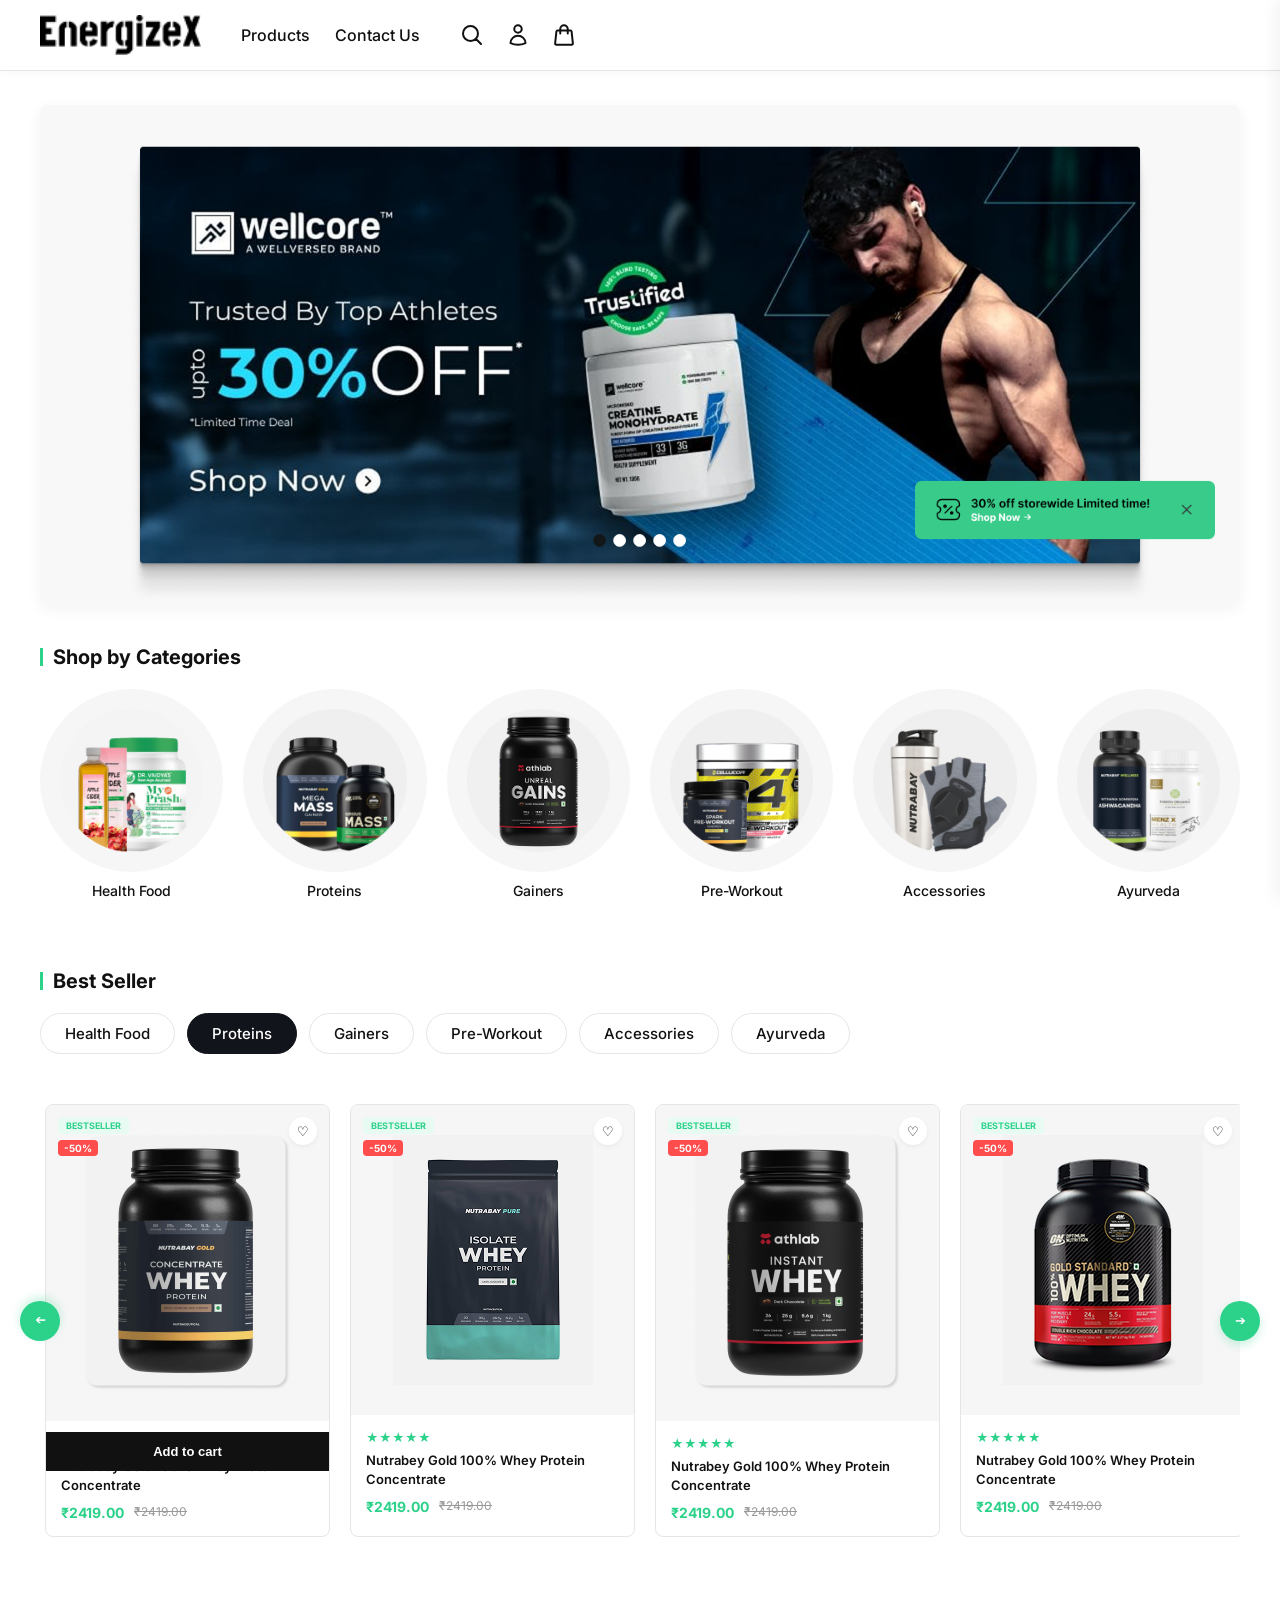
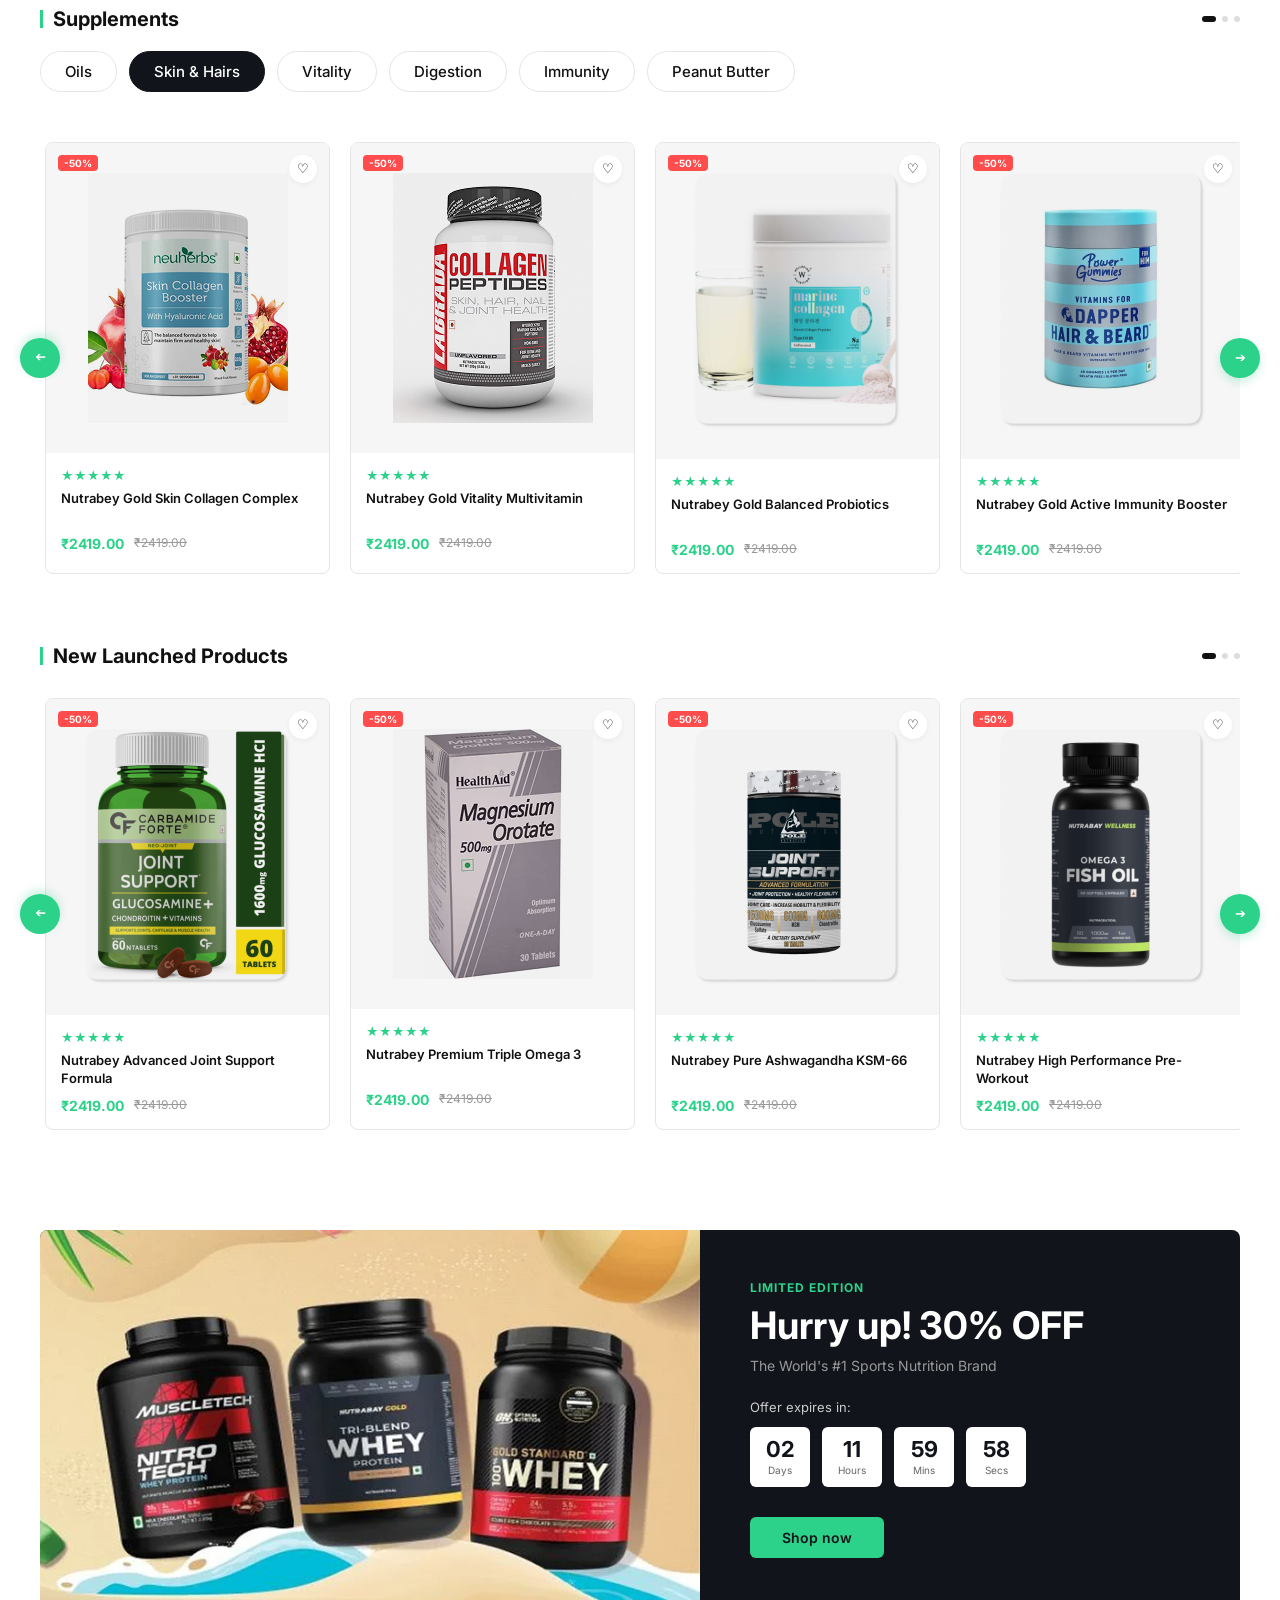
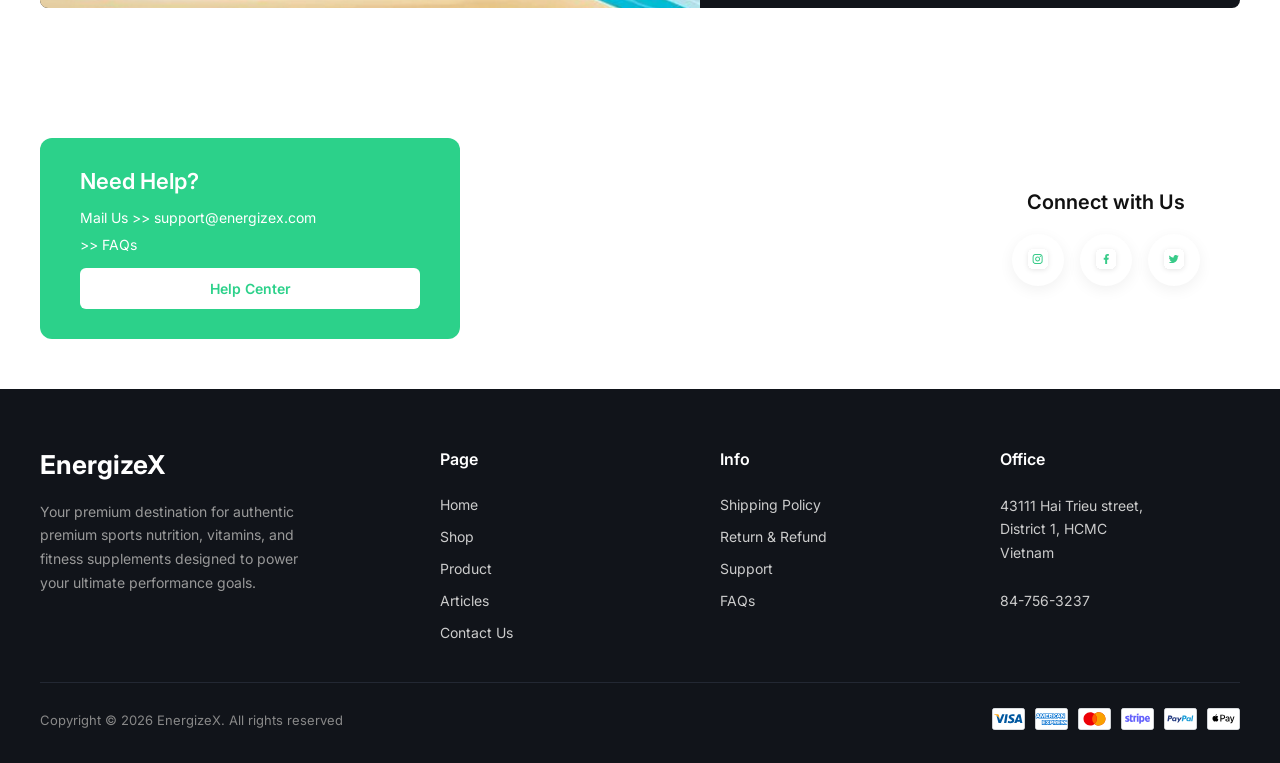
<file: index.html>
<!DOCTYPE html>
<html lang="en">
<head>
    <meta charset="UTF-8">
    <meta name="viewport" content="width=device-width, initial-scale=1.0">
    <title>EnergizeX — Online Sports Nutrition Store</title>
    <link rel="preconnect" href="https://fonts.googleapis.com">
    <link rel="preconnect" href="https://fonts.gstatic.com" crossorigin>
    <link href="https://fonts.googleapis.com/css2?family=Inter:wght=400;500;600;700&amp;display=swap" rel="stylesheet">
    <link rel="stylesheet" href="style.css">
</head>
<body>

   <header class="site-header">
    <div class="container header-inner">
        
        <div class="header-left-side">
            <a href="#" class="logo" aria-label="EnergizeX Home">
                <img src="image/logo.png" alt="EnergizeX Logo" class="logo-img">
            </a>
            
    <nav class="nav-menu desktop-menu" aria-label="Main navigation">
    <a href="#" class="nav-item dropdown">Products</a>
    <a href="#" class="nav-item">Contact Us</a>
</nav>
        
        <div class="header-actions">
            <button type="button" class="action-btn search-btn" aria-label="Search">
                <svg xmlns="http://www.w3.org/2000/svg" fill="none" viewBox="0 0 24 24" stroke-width="2" stroke="currentColor">
                    <path stroke-linecap="round" stroke-linejoin="round" d="M21 21l-5.197-5.197m0 0A7.5 7.5 0 105.196 5.196a7.5 7.5 0 0010.607 10.607z" />
                </svg>
            </button>
            
            <a href="/login" class="action-btn account-link" aria-label="Login">
                <svg xmlns="http://www.w3.org/2000/svg" fill="none" viewBox="0 0 24 24" stroke-width="2" stroke="currentColor">
                    <path stroke-linecap="round" stroke-linejoin="round" d="M15.75 6a3.75 3.75 0 11-7.5 0 3.75 3.75 0 017.5 0zM4.501 20.118a7.5 7.5 0 0114.998 0A17.933 17.933 0 0112 21.75c-2.676 0-5.216-.584-7.499-1.632z" />
                </svg>
            </a>
            
            <a href="/cart" class="action-btn cart-icon" aria-label="Shopping Cart">
                <svg xmlns="http://www.w3.org/2000/svg" fill="none" viewBox="0 0 24 24" stroke-width="2" stroke="currentColor">
                    <path stroke-linecap="round" stroke-linejoin="round" d="M15.75 10.5V6a3.75 3.75 0 10-7.5 0v4.5m11.356-1.993l1.263 12c.07.665-.45 1.243-1.119 1.243H4.25a1.125 1.125 0 01-1.12-1.243l1.264-12A1.125 1.125 0 015.513 7.5h12.974c.576 0 1.059.435 1.119 1.007z" />
                </svg>
            </a>

            <button type="button" class="burger-menu-btn" aria-label="Toggle menu" id="burgerBtn">
                <span></span>
                <span></span>
                <span></span>
            </button>
        </div>

    </div>

    <div class="mobile-menu-overlay" id="mobileMenu">
        <nav class="mobile-nav">
            <a href="#" class="mobile-nav-item">Products</a>
            <a href="#" class="mobile-nav-item">Contact Us</a>
        </nav>
    </div>
</header>

    <section class="hero-section" aria-label="Featured Promotion">
        <div class="container">
            <a href="#" class="hero-banner-link">
                <img src="image/hero-product.png" alt="Wellcore Creatine. Trusted by top athletes. Upto 30% OFF" class="hero-static-banner">
            </a>
        </div>
    </section>

    <section class="categories-section" aria-labelledby="categories-title">
        <div class="container">
            <h2 class="section-title" id="categories-title">Shop by Categories</h2>
            <div class="categories-grid">
                <div class="category-item">
                    <div class="category-img-wrapper"><img src="image/cat1.png" alt="Health Food supplements"></div>
                    <p class="category-name">Health Food</p>
                </div>
                <div class="category-item">
                    <div class="category-img-wrapper"><img src="image/cat2.png" alt="Protein powders"></div>
                    <p class="category-name">Proteins</p>
                </div>
                <div class="category-item">
                    <div class="category-img-wrapper"><img src="image/cat3.png" alt="Mass gainers"></div>
                    <p class="category-name">Gainers</p>
                </div>
                <div class="category-item">
                    <div class="category-img-wrapper"><img src="image/cat4.png" alt="Pre-Workout formulas"></div>
                    <p class="category-name">Pre-Workout</p>
                </div>
                <div class="category-item">
                    <div class="category-img-wrapper"><img src="image/cat5.png" alt="Fitness accessories"></div>
                    <p class="category-name">Accessories</p>
                </div>
                <div class="category-item">
                    <div class="category-img-wrapper"><img src="image/cat6.png" alt="Ayurvedic products"></div>
                    <p class="category-name">Ayurveda</p>
                </div>
            </div>
        </div>
    </section>

    <section class="products-section" id="slider-bestseller" aria-labelledby="bestseller-title">
        <div class="container">
            <div class="section-header-flex">
                <h2 class="section-title" id="bestseller-title">Best Seller</h2>
            </div>

            <div class="tags-tabs">
                <button class="tag-tab js-tag-tab">Health Food</button>
                <button class="tag-tab active js-tag-tab">Proteins</button>
                <button class="tag-tab js-tag-tab">Gainers</button>
                <button class="tag-tab js-tag-tab">Pre-Workout</button>
                <button class="tag-tab js-tag-tab">Accessories</button>
                <button class="tag-tab js-tag-tab">Ayurveda</button>
            </div>

            <div class="slider-outer-wrapper">
                <button class="side-arrow-nav prev js-prev-btn" aria-label="Previous products">➔</button>
                <div class="slider-container-track js-slider-track">
                    <div class="products-grid">
                        <div class="product-card">
                            <div class="card-image-box">
                                <span class="badge-bestseller">BESTSELLER</span>
                                <span class="badge-discount-tag">-50%</span>
                                <button class="wishlist-icon" aria-label="Add to wishlist">♡</button>
                                <img src="image/product1.png" alt="Nutrabey Gold 100% Whey Protein Concentrate">
                                <button class="add-to-cart-btn">Add to cart</button>
                            </div>
                            <div class="card-info">
                                <div class="stars" aria-label="5 out of 5 stars">★★★★★</div>
                                <h3 class="product-title"><a href="#">Nutrabey Gold 100% Whey Protein Concentrate</a></h3>
                                <div class="price-block">
                                    <span class="current-price">₹2419.00</span>
                                    <span class="old-price">₹2419.00</span>
                                </div>
                            </div>
                        </div>
                        <div class="product-card">
                            <div class="card-image-box">
                                <span class="badge-bestseller">BESTSELLER</span>
                                <span class="badge-discount-tag">-50%</span>
                                <button class="wishlist-icon" aria-label="Add to wishlist">♡</button>
                                <img src="image/product2.png" alt="Nutrabey Gold Isolate Whey">
                            </div>
                            <div class="card-info">
                                <div class="stars" aria-label="5 out of 5 stars">★★★★★</div>
                                <h3 class="product-title"><a href="#">Nutrabey Gold 100% Whey Protein Concentrate</a></h3>
                                <div class="price-block">
                                    <span class="current-price">₹2419.00</span>
                                    <span class="old-price">₹2419.00</span>
                                </div>
                            </div>
                        </div>
                        <div class="product-card">
                            <div class="card-image-box">
                                <span class="badge-bestseller">BESTSELLER</span>
                                <span class="badge-discount-tag">-50%</span>
                                <button class="wishlist-icon" aria-label="Add to wishlist">♡</button>
                                <img src="image/product3.png" alt="Nutrabey Gold Instant Whey">
                            </div>
                            <div class="card-info">
                                <div class="stars" aria-label="5 out of 5 stars">★★★★★</div>
                                <h3 class="product-title"><a href="#">Nutrabey Gold 100% Whey Protein Concentrate</a></h3>
                                <div class="price-block">
                                    <span class="current-price">₹2419.00</span>
                                    <span class="old-price">₹2419.00</span>
                                </div>
                            </div>
                        </div>
                        <div class="product-card">
                            <div class="card-image-box">
                                <span class="badge-bestseller">BESTSELLER</span>
                                <span class="badge-discount-tag">-50%</span>
                                <button class="wishlist-icon" aria-label="Add to wishlist">♡</button>
                                <img src="image/product4.png" alt="Nutrabey Gold Whey Protein Standard">
                            </div>
                            <div class="card-info">
                                <div class="stars" aria-label="5 out of 5 stars">★★★★★</div>
                                <h3 class="product-title"><a href="#">Nutrabey Gold 100% Whey Protein Concentrate</a></h3>
                                <div class="price-block">
                                    <span class="current-price">₹2419.00</span>
                                    <span class="old-price">₹2419.00</span>
                                </div>
                            </div>
                        </div>
                    </div>
                </div>
                <button class="side-arrow-nav next js-next-btn" aria-label="Next products">➔</button>
            </div>
        </div>
    </section>

    <section class="products-section" id="slider-supplements" aria-labelledby="supplements-title">
        <div class="container">
            <div class="section-header-flex">
                <h2 class="section-title" id="supplements-title">Supplements</h2>
                <div class="slider-header-controls">
                    <div class="mini-dots"><span class="m-dot active"></span><span class="m-dot"></span><span class="m-dot"></span></div>
                </div>
            </div>

            <div class="tags-tabs">
                <button class="tag-tab js-tag-tab">Oils</button>
                <button class="tag-tab active js-tag-tab">Skin &amp; Hairs</button>
                <button class="tag-tab js-tag-tab">Vitality</button>
                <button class="tag-tab js-tag-tab">Digestion</button>
                <button class="tag-tab js-tag-tab">Immunity</button>
                <button class="tag-tab js-tag-tab">Peanut Butter</button>
            </div>

            <div class="slider-outer-wrapper">
                <button class="side-arrow-nav prev js-prev-btn" aria-label="Previous supplements">➔</button> 
                <div class="slider-container-track js-slider-track">
                    <div class="products-grid">
                        <div class="product-card">
                            <div class="card-image-box">
                                <span class="badge-discount-tag">-50%</span>
                                <button class="wishlist-icon" aria-label="Add to wishlist">♡</button>
                                <img src="image/supp1.png" alt="Nutrabey Skin Collagen Complex">
                            </div>
                            <div class="card-info">
                                <div class="stars" aria-label="5 out of 5 stars">★★★★★</div>
                                <h3 class="product-title"><a href="#">Nutrabey Gold Skin Collagen Complex</a></h3>
                                <div class="price-block"><span class="current-price">₹2419.00</span><span class="old-price">₹2419.00</span></div>
                            </div>
                        </div>
                        <div class="product-card">
                            <div class="card-image-box">
                                <span class="badge-discount-tag">-50%</span>
                                <button class="wishlist-icon" aria-label="Add to wishlist">♡</button>
                                <img src="image/supp2.png" alt="Nutrabey Vitality Support">
                            </div>
                            <div class="card-info">
                                <div class="stars" aria-label="5 out of 5 stars">★★★★★</div>
                                <h3 class="product-title"><a href="#">Nutrabey Gold Vitality Multivitamin</a></h3>
                                <div class="price-block"><span class="current-price">₹2419.00</span><span class="old-price">₹2419.00</span></div>
                            </div>
                        </div>
                        <div class="product-card">
                            <div class="card-image-box">
                                <span class="badge-discount-tag">-50%</span>
                                <button class="wishlist-icon" aria-label="Add to wishlist">♡</button>
                                <img src="image/supp3.png" alt="Nutrabey Digestion Probiotic">
                            </div>
                            <div class="card-info">
                                <div class="stars" aria-label="5 out of 5 stars">★★★★★</div>
                                <h3 class="product-title"><a href="#">Nutrabey Gold Balanced Probiotics</a></h3>
                                <div class="price-block"><span class="current-price">₹2419.00</span><span class="old-price">₹2419.00</span></div>
                            </div>
                        </div>
                        <div class="product-card">
                            <div class="card-image-box">
                                <span class="badge-discount-tag">-50%</span>
                                <button class="wishlist-icon" aria-label="Add to wishlist">♡</button>
                                <img src="image/supp4.png" alt="Nutrabey Immunity Booster">
                            </div>
                            <div class="card-info">
                                <div class="stars" aria-label="5 out of 5 stars">★★★★★</div>
                                <h3 class="product-title"><a href="#">Nutrabey Gold Active Immunity Booster</a></h3>
                                <div class="price-block"><span class="current-price">₹2419.00</span><span class="old-price">₹2419.00</span></div>
                            </div>
                        </div>
                    </div>
                </div>
                <button class="side-arrow-nav next js-next-btn" aria-label="Next supplements">➔</button>
            </div>
        </div>
    </section>

    <section class="products-section" id="slider-new-launched" aria-labelledby="new-launched-title">
        <div class="container">
            <div class="section-header-flex">
                <h2 class="section-title" id="new-launched-title">New Launched Products</h2>
                <div class="slider-header-controls">
                    <div class="mini-dots"><span class="m-dot active"></span><span class="m-dot"></span><span class="m-dot"></span></div>
                </div>
            </div>

            <div class="slider-outer-wrapper">
                <button class="side-arrow-nav prev js-prev-btn" aria-label="Previous new products">➔</button>
                <div class="slider-container-track js-slider-track">
                    <div class="products-grid">
                        <div class="product-card">
                            <div class="card-image-box">
                                <span class="badge-discount-tag">-50%</span>
                                <button class="wishlist-icon" aria-label="Add to wishlist">♡</button>
                                <img src="image/new1.png" alt="Nutrabey Joint Support formula">
                            </div>
                            <div class="card-info">
                                <div class="stars" aria-label="5 out of 5 stars">★★★★★</div>
                                <h3 class="product-title"><a href="#">Nutrabey Advanced Joint Support Formula</a></h3>
                                <div class="price-block"><span class="current-price">₹2419.00</span><span class="old-price">₹2419.00</span></div>
                            </div>
                        </div>
                        <div class="product-card">
                            <div class="card-image-box">
                                <span class="badge-discount-tag">-50%</span>
                                <button class="wishlist-icon" aria-label="Add to wishlist">♡</button>
                                <img src="image/new2.png" alt="Nutrabey Omega 3 Fish Oil">
                            </div>
                            <div class="card-info">
                                <div class="stars" aria-label="5 out of 5 stars">★★★★★</div>
                                <h3 class="product-title"><a href="#">Nutrabey Premium Triple Omega 3</a></h3>
                                <div class="price-block"><span class="current-price">₹2419.00</span><span class="old-price">₹2419.00</span></div>
                            </div>
                        </div>
                        <div class="product-card">
                            <div class="card-image-box">
                                <span class="badge-discount-tag">-50%</span>
                                <button class="wishlist-icon" aria-label="Add to wishlist">♡</button>
                                <img src="image/new3.png" alt="Nutrabey Ashwagandha Extracts">
                            </div>
                            <div class="card-info">
                                <div class="stars" aria-label="5 out of 5 stars">★★★★★</div>
                                <h3 class="product-title"><a href="#">Nutrabey Pure Ashwagandha KSM-66</a></h3>
                                <div class="price-block"><span class="current-price">₹2419.00</span><span class="old-price">₹2419.00</span></div>
                            </div>
                        </div>
                        <div class="product-card">
                            <div class="card-image-box">
                                <span class="badge-discount-tag">-50%</span>
                                <button class="wishlist-icon" aria-label="Add to wishlist">♡</button>
                                <img src="image/new4.png" alt="Nutrabey Pre-Workout Powder">
                            </div>
                            <div class="card-info">
                                <div class="stars" aria-label="5 out of 5 stars">★★★★★</div>
                                <h3 class="product-title"><a href="#">Nutrabey High Performance Pre-Workout</a></h3>
                                <div class="price-block"><span class="current-price">₹2419.00</span><span class="old-price">₹2419.00</span></div>
                            </div>
                        </div>
                    </div>
                </div>
                <button class="side-arrow-nav next js-next-btn" aria-label="Next new products">➔</button>
            </div>
        </div>
    </section>

    <section class="promo-timer-section" aria-label="Limited edition offer">
        <div class="container">
            <div class="timer-banner">
                <div class="timer-graphic-side">
                   <div class="promo-products-images">
    <img src="image/promo-full-bg.png" class="promo-full-bg" alt="Promo Pack">
</div>
                </div>
                <div class="timer-content-side">
                    <span class="limited-edition-label">Limited Edition</span>
                    <h2 class="timer-promo-title">Hurry up! 30% OFF</h2>
                    <p class="timer-promo-subtitle">The World's #1 Sports Nutrition Brand</p>
                    <p class="expires-text">Offer expires in:</p>
                    <div class="countdown-display">
                        <div class="countdown-box"><span class="time-num" id="days">02</span><span class="time-label">Days</span></div>
                        <div class="countdown-box"><span class="time-num" id="hours">12</span><span class="time-label">Hours</span></div>
                        <div class="countdown-box"><span class="time-num" id="minutes">45</span><span class="time-label">Mins</span></div>
                        <div class="countdown-box"><span class="time-num" id="seconds">05</span><span class="time-label">Secs</span></div>
                    </div>
                    <a href="#" class="btn-shop-now">Shop now</a>
                </div>
            </div>
        </div>
    </section>

    <div class="container">
        <section class="pre-footer" aria-label="Support and Social links">
            <div class="help-card">
                <h3>Need Help?</h3>
                <div class="help-links">
                    <a href="mailto:support@energizex.com">Mail Us &gt;&gt; support@energizex.com</a>
                    <a href="#">&gt;&gt; FAQs</a>
                </div>
                <a href="#" class="btn-help-center">Help Center</a>
            </div>

            <div class="connect-side">
                <h4 class="connect-title">Connect with Us</h4>
                <ul class="social-icons-row">
                    <li><a href="#" class="social-icon-item"><img src="image/icon-instagram.svg" alt="EnergizeX Instagram"></a></li>
                    <li><a href="#" class="social-icon-item"><img src="image/icon-facebook.svg" alt="EnergizeX Facebook"></a></li>
                    <li><a href="#" class="social-icon-item"><img src="image/icon-twitter.svg" alt="EnergizeX Twitter"></a></li>
                </ul>
            </div>
        </section>
    </div>

    <footer class="site-footer">
        <div class="container">
            <div class="footer-top-grid">
                <div class="footer-brand-col">
                    <h2>EnergizeX</h2>
                    <p>Your premium destination for authentic premium sports nutrition, vitamins, and fitness supplements designed to power your ultimate performance goals.</p>
                </div>
                
                <nav class="footer-links-col" aria-label="Footer Quick Links">
                    <h4>Page</h4>
                    <ul class="footer-links-list">
                        <li><a href="#">Home</a></li>
                        <li><a href="#">Shop</a></li>
                        <li><a href="#">Product</a></li>
                        <li><a href="#">Articles</a></li>
                        <li><a href="#">Contact Us</a></li>
                    </ul>
                </nav>
                
                <nav class="footer-links-col" aria-label="Footer Information">
                    <h4>Info</h4>
                    <ul class="footer-links-list">
                        <li><a href="#">Shipping Policy</a></li>
                        <li><a href="#">Return &amp; Refund</a></li>
                        <li><a href="#">Support</a></li>
                        <li><a href="#">FAQs</a></li>
                    </ul>
                </nav>
                
                <div class="footer-links-col">
                    <h4>Office</h4>
                    <address class="footer-office-text">
                        43111 Hai Trieu street,<br>
                        District 1, HCMC<br>
                        Vietnam<br><br>
                        <a href="tel:+847563237">84-756-3237</a>
                    </address>
                </div>
            </div>
            
            <hr class="footer-divider">
            
            <div class="footer-bottom-bar">
                <p class="copyright-text">Copyright © 2026 EnergizeX. All rights reserved</p>
                <ul class="payment-methods" aria-label="Accepted Payment Methods">
                    <li><img src="image/visa.svg" alt="Visa"></li>
                    <li><img src="image/amex.svg" alt="American Express"></li>
                    <li><img src="image/mastercard.svg" alt="Mastercard"></li>
                    <li><img src="image/stripe.svg" alt="Stripe"></li>
                    <li><img src="image/paypal.svg" alt="PayPal"></li>
                    <li><img src="image/applepay.svg" alt="Apple Pay"></li>
                </ul>
            </div>
        </div>
    </footer>

    <script>
        function initSlider(sliderId) {
            const container = document.getElementById(sliderId);
            if (!container) return;

            const track = container.querySelector('.js-slider-track');
            const wrapper = container.querySelector('.slider-outer-wrapper');
            if (!wrapper || !track) return;

            const prevBtn = wrapper.querySelector('.js-prev-btn');
            const nextBtn = wrapper.querySelector('.js-next-btn');
            const dots = container.querySelectorAll('.m-dot');

            const getScrollStep = () => {
                const card = track.querySelector('.product-card');
                if (!card) return 300;
                const grid = track.querySelector('.products-grid');
                const style = window.getComputedStyle(grid || track);
                const gap = parseInt(style.gap) || 20;
                return card.offsetWidth + gap;
            };

            if (nextBtn) {
                nextBtn.onclick = () => {
                    track.scrollBy({ left: getScrollStep(), behavior: 'smooth' });
                };
            }

            if (prevBtn) {
                prevBtn.onclick = () => {
                    track.scrollBy({ left: -getScrollStep(), behavior: 'smooth' });
                };
            }

            if (dots.length > 0) {
                track.addEventListener('scroll', () => {
                    const maxScrollLeft = track.scrollWidth - track.clientWidth;
                    if (maxScrollLeft <= 0) return;
                    const percentage = track.scrollLeft / maxScrollLeft;
                    const activeIndex = Math.min(Math.floor(percentage * dots.length), dots.length - 1);
                    
                    dots.forEach((dot, index) => {
                        dot.classList.toggle('active', index === activeIndex);
                    });
                });
            }

            const tabs = container.querySelectorAll('.js-tag-tab');
            tabs.forEach(tab => {
                tab.addEventListener('click', () => {
                    tabs.forEach(t => t.classList.remove('active'));
                    tab.classList.add('active');
                });
            });
        }

        document.addEventListener('DOMContentLoaded', () => {
            initSlider('slider-bestseller');
            initSlider('slider-supplements');
            initSlider('slider-new-launched');

            const countdownDate = new Date().getTime() + (2 * 24 * 60 * 60 * 1000) + (12 * 60 * 60 * 1000);

            const updateTimer = () => {
                const now = new Date().getTime();
                const distance = countdownDate - now;

                if (distance < 0) {
                    clearInterval(timerInterval);
                    return;
                }

                const d = Math.floor(distance / (1000 * 60 * 60 * 24));
                const h = Math.floor((distance % (1000 * 60 * 60 * 24)) / (1000 * 60 * 60));
                const m = Math.floor((distance % (1000 * 60 * 60)) / (1000 * 60));
                const s = Math.floor((distance % (1000 * 60)) / 1000);

                const daysElem = document.getElementById('days');
                const hoursElem = document.getElementById('hours');
                const minutesElem = document.getElementById('minutes');
                const secondsElem = document.getElementById('seconds');

                if (daysElem) daysElem.textContent = String(d).padStart(2, '0');
                if (hoursElem) hoursElem.textContent = String(h).padStart(2, '0');
                if (minutesElem) minutesElem.textContent = String(m).padStart(2, '0');
                if (secondsElem) secondsElem.textContent = String(s).padStart(2, '0');
            };

            const timerInterval = setInterval(updateTimer, 1000);
            updateTimer();
        });
    </script>
    <script>
    document.addEventListener('DOMContentLoaded', () => {
        const burgerBtn = document.getElementById('burgerBtn');
        const mobileMenu = document.getElementById('mobileMenu');
        const mobileLinks = document.querySelectorAll('.mobile-nav-item');

        // Функция открыть/закрыть
        function toggleMenu() {
            burgerBtn.classList.toggle('is-active');
            mobileMenu.classList.toggle('is-active');
            document.body.classList.toggle('menu-open');
        }

        burgerBtn.addEventListener('click', toggleMenu);

        // Закрываем меню при клике на любой из пунктов внутри него
        mobileLinks.forEach(link => {
            link.addEventListener('click', () => {
                if (mobileMenu.classList.contains('is-active')) {
                    toggleMenu();
                }
            });
        });
    });
</script>
</body>
</html>
</file>
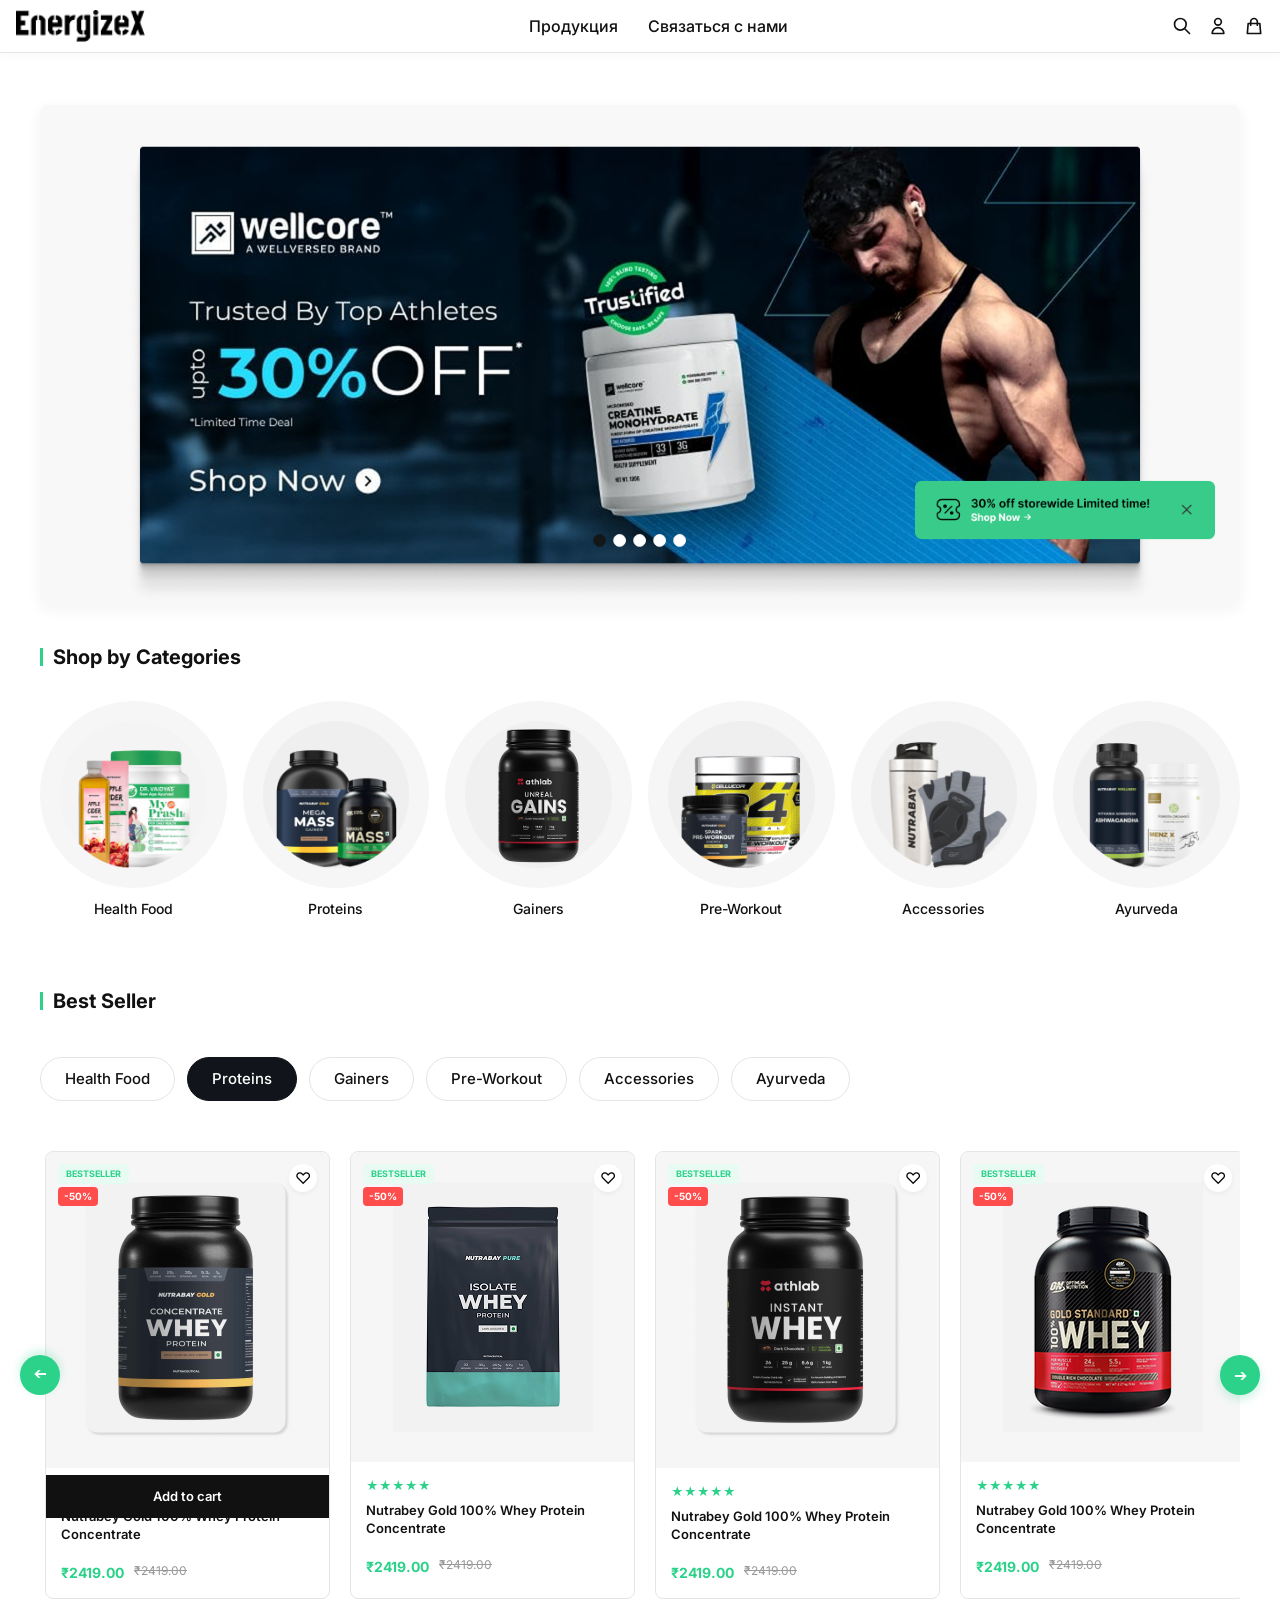
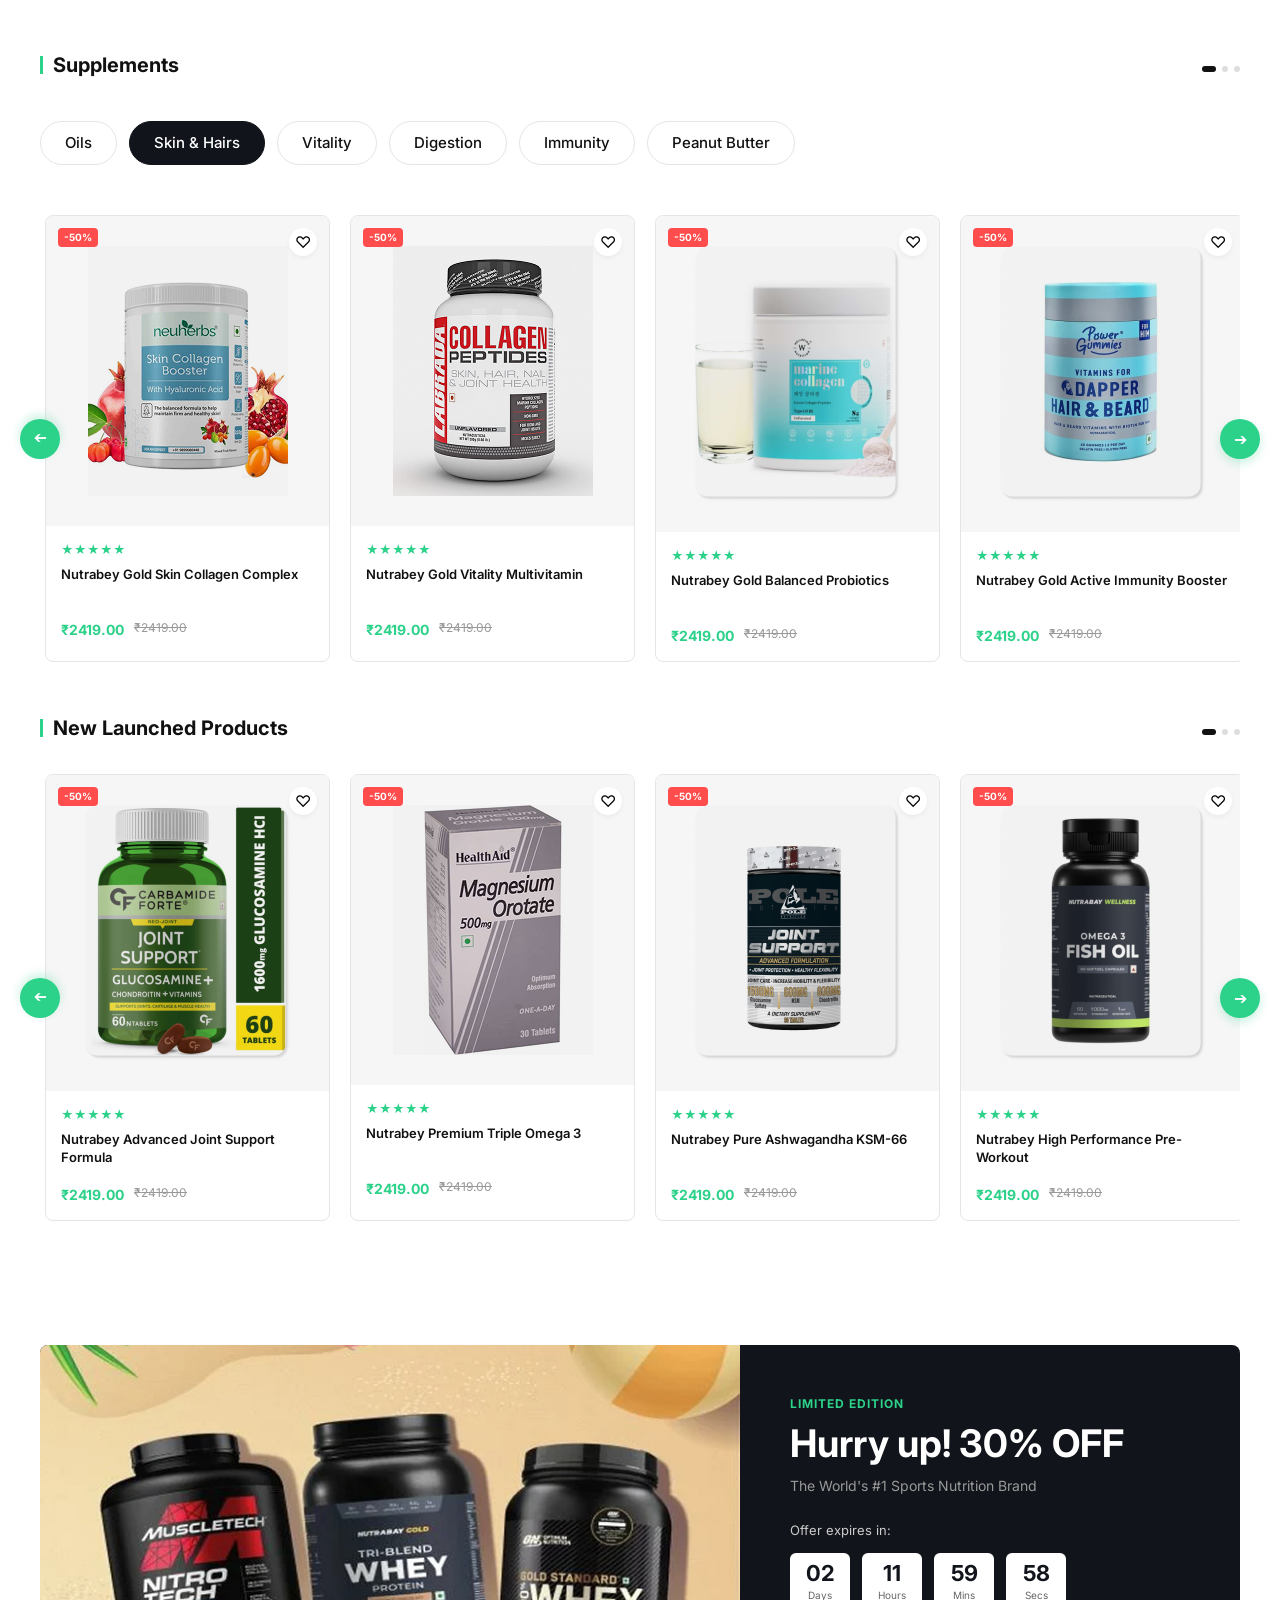
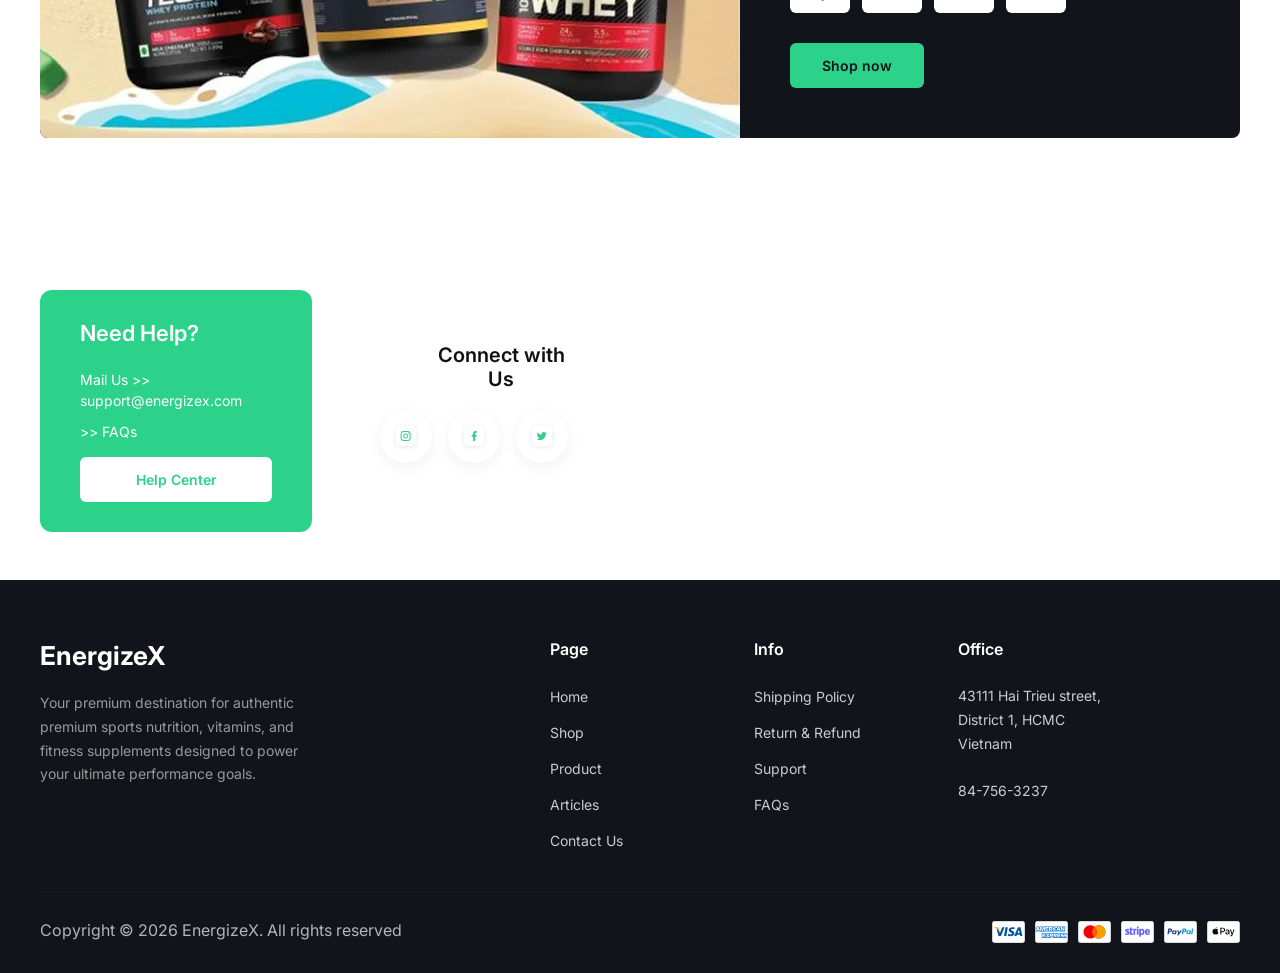
<file: indexb.html>
<!DOCTYPE html>
<html lang="en">
<head>
    <meta charset="UTF-8">
    <meta name="viewport" content="width=device-width, initial-scale=1.0">
    <title>EnergizeX — Online Sports Nutrition Store</title>

    <!-- Google Fonts -->
    <link rel="preconnect" href="https://fonts.googleapis.com">
    <link rel="preconnect" href="https://fonts.gstatic.com" crossorigin>
    <link href="https://fonts.googleapis.com/css2?family=Inter:wght@400;500;600;700&display=swap" rel="stylesheet">

    <!-- Bootstrap 5 CSS -->
    <link href="https://cdnjs.cloudflare.com/ajax/libs/bootstrap/5.3.3/css/bootstrap.min.css" rel="stylesheet">

    <link rel="stylesheet" href="styleb.css">

    <!--
    ============================================================
    ЗАДАНИЕ №5 — Bootstrap-оверрайды и адаптивная сетка
    Все правила ниже только ДОПОЛНЯЮТ оригинальный style.css.
    Оригинальный файл style.css остаётся нетронутым.
    ============================================================
    -->
    <style>
        /* ----------------------------------------------------------
           Bootstrap-reset: убираем конфликт с оригинальным * {margin:0}
           Bootstrap добавляет свои сбросы — совместимо.
        ---------------------------------------------------------- */

        /* Переопределяем .container Bootstrap под дизайн-систему проекта */
        .container,
        .container-fluid {
            --bs-gutter-x: 1.5rem;
        }

        /* Bootstrap .container имеет max-width breakpoints;
           переопределяем под 1240px проекта */
        @media (min-width: 1400px) {
            .container { max-width: 1240px; }
        }
        @media (min-width: 1200px) {
            .container { max-width: 1240px; }
        }

        /* Фиксированный хедер — Bootstrap утилиты дополняют оригинал */
        .site-header .container {
            max-width: 1240px;
        }

       
            /* Используем Bootstrap row внутри header */

        /* ---- КАТЕГОРИИ: убираем оригинальный grid, Bootstrap берёт управление ---- */
        .categories-section .categories-grid {
            /* Отключаем оригинальный CSS Grid — Bootstrap row/col заменяет */
            display: flex !important;
            flex-wrap: wrap !important;
            /* Отступы через Bootstrap gutter — gx-3 gy-3 */
        }

        .category-item {
            /* Размер определяется Bootstrap col-* классами */
            width: auto;
        }

        /* ---- PROMO TIMER: Bootstrap grid заменяет CSS Grid ---- */
        .timer-banner {
            display: flex !important;
            flex-wrap: wrap;
        }
        .timer-graphic-side,
        .timer-content-side {
            box-sizing: border-box;
        }

        /* ---- FOOTER: Bootstrap grid заменяет CSS Grid ---- */
        .footer-top-grid {
            display: flex !important;
            flex-wrap: wrap;
        }

        /* ---- PRE-FOOTER: Bootstrap grid заменяет flex ---- */
        .pre-footer {
            display: flex !important;
            flex-wrap: wrap;
        }

        /* ---- FOOTER BOTTOM BAR ---- */
        .footer-bottom-bar {
            display: flex !important;
            flex-wrap: wrap;
        }

        /* Убираем фиксированную ширину в px у .help-card для адаптивности */
        .help-card {
            max-width: 100%;
        }
    </style>
</head>
<body>

<!-- ============================================================
     HEADER — Bootstrap: фиксированный, container + row + col
     Критерии: 1 (container), 2 (row→col), 3 (брейкпойнты),
               5 (align-items-center, justify-content-between)
     ============================================================ -->
<header class="site-header">
  <div class="container-fluid px-3 d-flex align-items-center justify-content-between position-relative">
    
    <a class="logo" href="#">
      <img src="image/logo.png" alt="EnergizeX" style="height: 32px; width: auto;">
    </a>

    <input type="checkbox" id="menu-toggle" class="visually-hidden">

    <div class="mobile-menu-wrapper">
      <ul class="nav-menu-list">
        <li><a href="#">Продукция</a></li>
        <li><a href="#">Связаться с нами</a></li>
      </ul>
    </div>

    <div class="d-flex align-items-center gap-3 header-controls-block">
      
      <div class="header-icons d-flex gap-3">
        <a href="#" class="action-link" aria-label="Search">
          <svg xmlns="http://www.w3.org/2000/svg" width="20" height="20" fill="none" viewBox="0 0 24 24" stroke="currentColor" stroke-width="2"><path stroke-linecap="round" stroke-linejoin="round" d="M21 21l-6-6m2-5a7 7 0 11-14 0 7 7 0 0114 0z"/></svg>
        </a>
        <a href="#" class="action-link" aria-label="Profile">
          <svg xmlns="http://www.w3.org/2000/svg" width="20" height="20" fill="none" viewBox="0 0 24 24" stroke="currentColor" stroke-width="2"><path stroke-linecap="round" stroke-linejoin="round" d="M16 7a4 4 0 11-8 0 4 4 0 018 0zM12 14a7 7 0 00-7 7h14a7 7 0 00-7-7z"/></svg>
        </a>
        <a href="#" class="action-link" aria-label="Cart">
          <svg xmlns="http://www.w3.org/2000/svg" width="20" height="20" fill="none" viewBox="0 0 24 24" stroke="currentColor" stroke-width="2"><path stroke-linecap="round" stroke-linejoin="round" d="M16 11V7a4 4 0 00-8 0v4M5 9h14l1 12H4L5 9z"/></svg>
        </a>
      </div>

      <label for="menu-toggle" class="custom-burger-btn" aria-label="Toggle navigation">
        <span class="burger-line"></span>
        <span class="burger-line"></span>
        <span class="burger-line"></span>
      </label>
      
    </div>

  </div>
</header>


<!-- ============================================================
     HERO — Bootstrap: container + row + col-12
     Критерии: 1 (container), 2 (row→col)
     ============================================================ -->
<section class="hero-section" aria-label="Featured Promotion">
    <div class="container">
        <div class="row">
            <div class="col-12">
                <a href="#" class="hero-banner-link">
                    <img src="image/hero-product.png"
                         alt="Wellcore Creatine. Trusted by top athletes. Upto 30% OFF"
                         class="hero-static-banner">
                </a>
            </div>
        </div>
    </div>
</section>


<!-- ============================================================
     КАТЕГОРИИ — Bootstrap: container + row + адаптивные col-*
     Критерии: 1 (container), 2 (row→col), 3 (col-sm-4 col-md-2),
               4 (gx-3 gy-3), 5 (text-center)
     ============================================================ -->
<section class="categories-section" aria-labelledby="categories-title">
    <div class="container">
        <h2 class="section-title" id="categories-title">Shop by Categories</h2>

        <!--
            row с gutter-классами вместо ручного gap (критерий 4).
            col-6 col-sm-4 col-md-2 — 6 колонок на десктопе,
            3 на планшете, 2 на мобильном (критерий 3).
        -->
        <div class="row gx-3 gy-3 mt-3">

            <div class="col-6 col-sm-4 col-md-2">
                <div class="category-item">
                    <div class="category-img-wrapper">
                        <img src="image/cat1.png" alt="Health Food supplements">
                    </div>
                    <p class="category-name">Health Food</p>
                </div>
            </div>

            <div class="col-6 col-sm-4 col-md-2">
                <div class="category-item">
                    <div class="category-img-wrapper">
                        <img src="image/cat2.png" alt="Protein powders">
                    </div>
                    <p class="category-name">Proteins</p>
                </div>
            </div>

            <div class="col-6 col-sm-4 col-md-2">
                <div class="category-item">
                    <div class="category-img-wrapper">
                        <img src="image/cat3.png" alt="Mass gainers">
                    </div>
                    <p class="category-name">Gainers</p>
                </div>
            </div>

            <div class="col-6 col-sm-4 col-md-2">
                <div class="category-item">
                    <div class="category-img-wrapper">
                        <img src="image/cat4.png" alt="Pre-Workout formulas">
                    </div>
                    <p class="category-name">Pre-Workout</p>
                </div>
            </div>

            <div class="col-6 col-sm-4 col-md-2">
                <div class="category-item">
                    <div class="category-img-wrapper">
                        <img src="image/cat5.png" alt="Fitness accessories">
                    </div>
                    <p class="category-name">Accessories</p>
                </div>
            </div>

            <div class="col-6 col-sm-4 col-md-2">
                <div class="category-item">
                    <div class="category-img-wrapper">
                        <img src="image/cat6.png" alt="Ayurvedic products">
                    </div>
                    <p class="category-name">Ayurveda</p>
                </div>
            </div>

        </div><!-- /.row -->
    </div><!-- /.container -->
</section>


<!-- ============================================================
     BEST SELLER — Bootstrap: container + row + col
     Слайдер сохраняет оригинальную механику (overflow-x scroll).
     Bootstrap управляет только верхним layout секции.
     Критерии: 1 (container), 2 (row→col), 8 (mt-* утилиты)
     ============================================================ -->
<section class="products-section" id="slider-bestseller" aria-labelledby="bestseller-title">
    <div class="container">

        <!-- Заголовок секции в Bootstrap row -->
        <div class="row align-items-center justify-content-between mt-4 mb-3">
            <div class="col-auto">
                <h2 class="section-title" id="bestseller-title">Best Seller</h2>
            </div>
        </div>

        <!-- Табы фильтрации -->
        <div class="row">
            <div class="col-12">
                <div class="tags-tabs">
                    <button class="tag-tab js-tag-tab">Health Food</button>
                    <button class="tag-tab active js-tag-tab">Proteins</button>
                    <button class="tag-tab js-tag-tab">Gainers</button>
                    <button class="tag-tab js-tag-tab">Pre-Workout</button>
                    <button class="tag-tab js-tag-tab">Accessories</button>
                    <button class="tag-tab js-tag-tab">Ayurveda</button>
                </div>
            </div>
        </div>

        <!-- Слайдер — оригинальная механика сохраняется -->
        <div class="row">
            <div class="col-12">
                <div class="slider-outer-wrapper">
                    <button class="side-arrow-nav prev js-prev-btn" aria-label="Previous products">➔</button>
                    <div class="slider-container-track js-slider-track">
                        <div class="products-grid">

                            <div class="product-card">
                                <div class="card-image-box">
                                    <span class="badge-bestseller">BESTSELLER</span>
                                    <span class="badge-discount-tag">-50%</span>
                                    <button class="wishlist-icon" aria-label="Add to wishlist">♡</button>
                                    <img src="image/product1.png" alt="Nutrabey Gold 100% Whey Protein Concentrate">
                                    <button class="add-to-cart-btn">Add to cart</button>
                                </div>
                                <div class="card-info">
                                    <div class="stars" aria-label="5 out of 5 stars">★★★★★</div>
                                    <h3 class="product-title"><a href="#">Nutrabey Gold 100% Whey Protein Concentrate</a></h3>
                                    <div class="price-block">
                                        <span class="current-price">₹2419.00</span>
                                        <span class="old-price">₹2419.00</span>
                                    </div>
                                </div>
                            </div>

                            <div class="product-card">
                                <div class="card-image-box">
                                    <span class="badge-bestseller">BESTSELLER</span>
                                    <span class="badge-discount-tag">-50%</span>
                                    <button class="wishlist-icon" aria-label="Add to wishlist">♡</button>
                                    <img src="image/product2.png" alt="Nutrabey Gold Isolate Whey">
                                </div>
                                <div class="card-info">
                                    <div class="stars" aria-label="5 out of 5 stars">★★★★★</div>
                                    <h3 class="product-title"><a href="#">Nutrabey Gold 100% Whey Protein Concentrate</a></h3>
                                    <div class="price-block">
                                        <span class="current-price">₹2419.00</span>
                                        <span class="old-price">₹2419.00</span>
                                    </div>
                                </div>
                            </div>

                            <div class="product-card">
                                <div class="card-image-box">
                                    <span class="badge-bestseller">BESTSELLER</span>
                                    <span class="badge-discount-tag">-50%</span>
                                    <button class="wishlist-icon" aria-label="Add to wishlist">♡</button>
                                    <img src="image/product3.png" alt="Nutrabey Gold Instant Whey">
                                </div>
                                <div class="card-info">
                                    <div class="stars" aria-label="5 out of 5 stars">★★★★★</div>
                                    <h3 class="product-title"><a href="#">Nutrabey Gold 100% Whey Protein Concentrate</a></h3>
                                    <div class="price-block">
                                        <span class="current-price">₹2419.00</span>
                                        <span class="old-price">₹2419.00</span>
                                    </div>
                                </div>
                            </div>

                            <div class="product-card">
                                <div class="card-image-box">
                                    <span class="badge-bestseller">BESTSELLER</span>
                                    <span class="badge-discount-tag">-50%</span>
                                    <button class="wishlist-icon" aria-label="Add to wishlist">♡</button>
                                    <img src="image/product4.png" alt="Nutrabey Gold Whey Protein Standard">
                                </div>
                                <div class="card-info">
                                    <div class="stars" aria-label="5 out of 5 stars">★★★★★</div>
                                    <h3 class="product-title"><a href="#">Nutrabey Gold 100% Whey Protein Concentrate</a></h3>
                                    <div class="price-block">
                                        <span class="current-price">₹2419.00</span>
                                        <span class="old-price">₹2419.00</span>
                                    </div>
                                </div>
                            </div>

                        </div><!-- /.products-grid -->
                    </div><!-- /.slider-container-track -->
                    <button class="side-arrow-nav next js-next-btn" aria-label="Next products">➔</button>
                </div><!-- /.slider-outer-wrapper -->
            </div><!-- /.col-12 -->
        </div><!-- /.row -->

    </div><!-- /.container -->
</section>


<!-- ============================================================
     SUPPLEMENTS — Bootstrap: container + row + col
     ============================================================ -->
<section class="products-section" id="slider-supplements" aria-labelledby="supplements-title">
    <div class="container">

        <div class="row align-items-center justify-content-between mt-4 mb-3">
            <div class="col-auto">
                <h2 class="section-title" id="supplements-title">Supplements</h2>
            </div>
            <div class="col-auto">
                <div class="slider-header-controls">
                    <div class="mini-dots">
                        <span class="m-dot active"></span>
                        <span class="m-dot"></span>
                        <span class="m-dot"></span>
                    </div>
                </div>
            </div>
        </div>

        <div class="row">
            <div class="col-12">
                <div class="tags-tabs">
                    <button class="tag-tab js-tag-tab">Oils</button>
                    <button class="tag-tab active js-tag-tab">Skin &amp; Hairs</button>
                    <button class="tag-tab js-tag-tab">Vitality</button>
                    <button class="tag-tab js-tag-tab">Digestion</button>
                    <button class="tag-tab js-tag-tab">Immunity</button>
                    <button class="tag-tab js-tag-tab">Peanut Butter</button>
                </div>
            </div>
        </div>

        <div class="row">
            <div class="col-12">
                <div class="slider-outer-wrapper">
                    <button class="side-arrow-nav prev js-prev-btn" aria-label="Previous supplements">➔</button>
                    <div class="slider-container-track js-slider-track">
                        <div class="products-grid">

                            <div class="product-card">
                                <div class="card-image-box">
                                    <span class="badge-discount-tag">-50%</span>
                                    <button class="wishlist-icon" aria-label="Add to wishlist">♡</button>
                                    <img src="image/supp1.png" alt="Nutrabey Skin Collagen Complex">
                                </div>
                                <div class="card-info">
                                    <div class="stars" aria-label="5 out of 5 stars">★★★★★</div>
                                    <h3 class="product-title"><a href="#">Nutrabey Gold Skin Collagen Complex</a></h3>
                                    <div class="price-block"><span class="current-price">₹2419.00</span><span class="old-price">₹2419.00</span></div>
                                </div>
                            </div>

                            <div class="product-card">
                                <div class="card-image-box">
                                    <span class="badge-discount-tag">-50%</span>
                                    <button class="wishlist-icon" aria-label="Add to wishlist">♡</button>
                                    <img src="image/supp2.png" alt="Nutrabey Vitality Support">
                                </div>
                                <div class="card-info">
                                    <div class="stars" aria-label="5 out of 5 stars">★★★★★</div>
                                    <h3 class="product-title"><a href="#">Nutrabey Gold Vitality Multivitamin</a></h3>
                                    <div class="price-block"><span class="current-price">₹2419.00</span><span class="old-price">₹2419.00</span></div>
                                </div>
                            </div>

                            <div class="product-card">
                                <div class="card-image-box">
                                    <span class="badge-discount-tag">-50%</span>
                                    <button class="wishlist-icon" aria-label="Add to wishlist">♡</button>
                                    <img src="image/supp3.png" alt="Nutrabey Digestion Probiotic">
                                </div>
                                <div class="card-info">
                                    <div class="stars" aria-label="5 out of 5 stars">★★★★★</div>
                                    <h3 class="product-title"><a href="#">Nutrabey Gold Balanced Probiotics</a></h3>
                                    <div class="price-block"><span class="current-price">₹2419.00</span><span class="old-price">₹2419.00</span></div>
                                </div>
                            </div>

                            <div class="product-card">
                                <div class="card-image-box">
                                    <span class="badge-discount-tag">-50%</span>
                                    <button class="wishlist-icon" aria-label="Add to wishlist">♡</button>
                                    <img src="image/supp4.png" alt="Nutrabey Immunity Booster">
                                </div>
                                <div class="card-info">
                                    <div class="stars" aria-label="5 out of 5 stars">★★★★★</div>
                                    <h3 class="product-title"><a href="#">Nutrabey Gold Active Immunity Booster</a></h3>
                                    <div class="price-block"><span class="current-price">₹2419.00</span><span class="old-price">₹2419.00</span></div>
                                </div>
                            </div>

                        </div><!-- /.products-grid -->
                    </div><!-- /.slider-container-track -->
                    <button class="side-arrow-nav next js-next-btn" aria-label="Next supplements">➔</button>
                </div><!-- /.slider-outer-wrapper -->
            </div>
        </div>

    </div><!-- /.container -->
</section>


<!-- ============================================================
     NEW LAUNCHED — Bootstrap: container + row + col
     ============================================================ -->
<section class="products-section" id="slider-new-launched" aria-labelledby="new-launched-title">
    <div class="container">

        <div class="row align-items-center justify-content-between mt-4 mb-3">
            <div class="col-auto">
                <h2 class="section-title" id="new-launched-title">New Launched Products</h2>
            </div>
            <div class="col-auto">
                <div class="slider-header-controls">
                    <div class="mini-dots">
                        <span class="m-dot active"></span>
                        <span class="m-dot"></span>
                        <span class="m-dot"></span>
                    </div>
                </div>
            </div>
        </div>

        <div class="row">
            <div class="col-12">
                <div class="slider-outer-wrapper">
                    <button class="side-arrow-nav prev js-prev-btn" aria-label="Previous new products">➔</button>
                    <div class="slider-container-track js-slider-track">
                        <div class="products-grid">

                            <div class="product-card">
                                <div class="card-image-box">
                                    <span class="badge-discount-tag">-50%</span>
                                    <button class="wishlist-icon" aria-label="Add to wishlist">♡</button>
                                    <img src="image/new1.png" alt="Nutrabey Joint Support formula">
                                </div>
                                <div class="card-info">
                                    <div class="stars" aria-label="5 out of 5 stars">★★★★★</div>
                                    <h3 class="product-title"><a href="#">Nutrabey Advanced Joint Support Formula</a></h3>
                                    <div class="price-block"><span class="current-price">₹2419.00</span><span class="old-price">₹2419.00</span></div>
                                </div>
                            </div>

                            <div class="product-card">
                                <div class="card-image-box">
                                    <span class="badge-discount-tag">-50%</span>
                                    <button class="wishlist-icon" aria-label="Add to wishlist">♡</button>
                                    <img src="image/new2.png" alt="Nutrabey Omega 3 Fish Oil">
                                </div>
                                <div class="card-info">
                                    <div class="stars" aria-label="5 out of 5 stars">★★★★★</div>
                                    <h3 class="product-title"><a href="#">Nutrabey Premium Triple Omega 3</a></h3>
                                    <div class="price-block"><span class="current-price">₹2419.00</span><span class="old-price">₹2419.00</span></div>
                                </div>
                            </div>

                            <div class="product-card">
                                <div class="card-image-box">
                                    <span class="badge-discount-tag">-50%</span>
                                    <button class="wishlist-icon" aria-label="Add to wishlist">♡</button>
                                    <img src="image/new3.png" alt="Nutrabey Ashwagandha Extracts">
                                </div>
                                <div class="card-info">
                                    <div class="stars" aria-label="5 out of 5 stars">★★★★★</div>
                                    <h3 class="product-title"><a href="#">Nutrabey Pure Ashwagandha KSM-66</a></h3>
                                    <div class="price-block"><span class="current-price">₹2419.00</span><span class="old-price">₹2419.00</span></div>
                                </div>
                            </div>

                            <div class="product-card">
                                <div class="card-image-box">
                                    <span class="badge-discount-tag">-50%</span>
                                    <button class="wishlist-icon" aria-label="Add to wishlist">♡</button>
                                    <img src="image/new4.png" alt="Nutrabey Pre-Workout Powder">
                                </div>
                                <div class="card-info">
                                    <div class="stars" aria-label="5 out of 5 stars">★★★★★</div>
                                    <h3 class="product-title"><a href="#">Nutrabey High Performance Pre-Workout</a></h3>
                                    <div class="price-block"><span class="current-price">₹2419.00</span><span class="old-price">₹2419.00</span></div>
                                </div>
                            </div>

                        </div><!-- /.products-grid -->
                    </div><!-- /.slider-container-track -->
                    <button class="side-arrow-nav next js-next-btn" aria-label="Next new products">➔</button>
                </div><!-- /.slider-outer-wrapper -->
            </div>
        </div>

    </div><!-- /.container -->
</section>


<!-- ============================================================
     PROMO TIMER — Bootstrap: container + row + col-md-6 / col-lg-7
     Критерии: 1 (container), 2 (row→col), 3 (col-md-* col-lg-*),
               4 (g-0 — нулевой gutter для слитного баннера),
               5 (align-items-stretch)
     ============================================================ -->
<section class="promo-timer-section" aria-label="Limited edition offer">
    <div class="container">
        <div class="row my-4">
            <div class="col-12">

                <!--
                    Внутренняя Bootstrap-сетка вместо CSS Grid (критерий 7).
                    g-0 — нет gutters, чтобы картинка и контент сливались.
                    align-items-stretch — обе колонки одной высоты (критерий 5).
                -->
                <div class="timer-banner">
                    <div class="row g-0 align-items-stretch w-100">

                        <!-- Графическая часть: 7/12 на lg, 6/12 на md, полная ширина на мобиле -->
                        <div class="col-12 col-md-6 col-lg-7">
                            <div class="timer-graphic-side h-100">
                                <div class="promo-products-images">
                                    <img src="image/promo-full-bg.png"
                                         alt="MuscleTech, Tri-Blend and ON Gold Standard Whey Promo"
                                         class="promo-full-bg">
                                </div>
                            </div>
                        </div>

                        <!-- Контент: 5/12 на lg, 6/12 на md, полная ширина на мобиле -->
                        <div class="col-12 col-md-6 col-lg-5">
                            <div class="timer-content-side">
                                <span class="limited-edition-label">Limited Edition</span>
                                <h2 class="timer-promo-title">Hurry up! 30% OFF</h2>
                                <p class="timer-promo-subtitle">The World's #1 Sports Nutrition Brand</p>
                                <p class="expires-text">Offer expires in:</p>
                                <div class="countdown-display">
                                    <div class="countdown-box"><span class="time-num" id="days">02</span><span class="time-label">Days</span></div>
                                    <div class="countdown-box"><span class="time-num" id="hours">12</span><span class="time-label">Hours</span></div>
                                    <div class="countdown-box"><span class="time-num" id="minutes">45</span><span class="time-label">Mins</span></div>
                                    <div class="countdown-box"><span class="time-num" id="seconds">05</span><span class="time-label">Secs</span></div>
                                </div>
                                <a href="#" class="btn-shop-now">Shop now</a>
                            </div>
                        </div>

                    </div><!-- /.row g-0 -->
                </div><!-- /.timer-banner -->

            </div><!-- /.col-12 -->
        </div><!-- /.row -->
    </div><!-- /.container -->
</section>


<!-- ============================================================
     PRE-FOOTER — Bootstrap: container + row + col
     Критерии: 1 (container), 2 (row→col), 3 (col-md-6 col-lg-5),
               4 (gy-4), 5 (align-items-center justify-content-between)
     ============================================================ -->
<div class="container">
    <section class="pre-footer py-5" aria-label="Support and Social links">

        <!--
            row заменяет flex-layout из style.css (критерий 7).
            gy-4 — вертикальный gutter вместо gap: 40px (критерий 4).
        -->
        <div class="row gy-4 align-items-center justify-content-between">

            <!-- Блок "Need Help?" — 12 на mobile, 7 на md, 6 на lg -->
            <div class="col-12 col-md-7 col-lg-6">
                <div class="help-card">
                    <h3>Need Help?</h3>
                    <div class="help-links">
                        <a href="mailto:support@energizex.com">Mail Us &gt;&gt; support@energizex.com</a>
                        <a href="#">&gt;&gt; FAQs</a>
                    </div>
                    <a href="#" class="btn-help-center">Help Center</a>
                </div>
            </div>

            <!-- Блок "Connect with Us" — 12 на mobile, 4 на md -->
            <div class="col-12 col-md-4 text-center text-md-end">
                <div class="connect-side">
                    <h4 class="connect-title">Connect with Us</h4>
                    <ul class="social-icons-row justify-content-center justify-content-md-end">
                        <li><a href="#" class="social-icon-item"><img src="image/icon-instagram.svg" alt="EnergizeX Instagram"></a></li>
                        <li><a href="#" class="social-icon-item"><img src="image/icon-facebook.svg" alt="EnergizeX Facebook"></a></li>
                        <li><a href="#" class="social-icon-item"><img src="image/icon-twitter.svg" alt="EnergizeX Twitter"></a></li>
                    </ul>
                </div>
            </div>

        </div><!-- /.row -->
    </section>
</div>


<!-- ============================================================
     FOOTER — Bootstrap: container + row + адаптивные col-*
     Критерии: 1 (container), 2 (row→col), 3 (col-sm-6 col-lg-3),
               4 (gx-4 gy-4), 5 (align-items-center),
               6 (вложенная сетка footer-bottom)
     ============================================================ -->
<footer class="site-footer">
    <div class="container">

        <!--
            Bootstrap row заменяет CSS Grid grid-template-columns (критерий 7).
            gx-4 gy-4 — gutters вместо gap: 40px (критерий 4).
            col-sm-6 col-lg-3 — адаптивные брейкпойнты (критерий 3).
        -->
        <div class="row gx-4 gy-4">

            <!-- Бренд — шире остальных: col-lg-4 -->
            <div class="col-12 col-sm-6 col-lg-4">
                <div class="footer-brand-col">
                    <h2>EnergizeX</h2>
                    <p>Your premium destination for authentic premium sports nutrition, vitamins, and fitness supplements designed to power your ultimate performance goals.</p>
                </div>
            </div>

            <!-- Page links -->
            <div class="col-6 col-sm-3 col-lg-2 offset-lg-1">
                <nav class="footer-links-col" aria-label="Footer Quick Links">
                    <h4>Page</h4>
                    <ul class="footer-links-list">
                        <li><a href="#">Home</a></li>
                        <li><a href="#">Shop</a></li>
                        <li><a href="#">Product</a></li>
                        <li><a href="#">Articles</a></li>
                        <li><a href="#">Contact Us</a></li>
                    </ul>
                </nav>
            </div>

            <!-- Info links -->
            <div class="col-6 col-sm-3 col-lg-2">
                <nav class="footer-links-col" aria-label="Footer Information">
                    <h4>Info</h4>
                    <ul class="footer-links-list">
                        <li><a href="#">Shipping Policy</a></li>
                        <li><a href="#">Return &amp; Refund</a></li>
                        <li><a href="#">Support</a></li>
                        <li><a href="#">FAQs</a></li>
                    </ul>
                </nav>
            </div>

            <!-- Office -->
            <div class="col-12 col-sm-6 col-lg-3">
                <div class="footer-links-col">
                    <h4>Office</h4>
                    <address class="footer-office-text">
                        43111 Hai Trieu street,<br>
                        District 1, HCMC<br>
                        Vietnam<br><br>
                        <a href="tel:+847563237">84-756-3237</a>
                    </address>
                </div>
            </div>

        </div><!-- /.row (footer top) -->

        <hr class="footer-divider mt-4">

        <!--
            Вложенная Bootstrap-сетка для footer bottom bar (критерий 6).
            Внутри .col-12 создаём новый .row — это и есть "вложенность сетки".
        -->
        <div class="row">
            <div class="col-12">
                <!--
                    Вложенный row (критерий 6) — внутри колонки своя сетка
                    для copyright и payment methods.
                -->
                <div class="row align-items-center justify-content-between gy-3">

                    <div class="col-12 col-md-auto">
                        <p class="copyright-text mb-0">Copyright © 2026 EnergizeX. All rights reserved</p>
                    </div>

                    <div class="col-12 col-md-auto">
                        <ul class="payment-methods mb-0">
                            <li><img src="image/visa.svg" alt="Visa"></li>
                            <li><img src="image/amex.svg" alt="American Express"></li>
                            <li><img src="image/mastercard.svg" alt="Mastercard"></li>
                            <li><img src="image/stripe.svg" alt="Stripe"></li>
                            <li><img src="image/paypal.svg" alt="PayPal"></li>
                            <li><img src="image/applepay.svg" alt="Apple Pay"></li>
                        </ul>
                    </div>

                </div><!-- /.row (nested — критерий 6) -->
            </div>
        </div><!-- /.row (footer bottom) -->

    </div><!-- /.container -->
</footer>


<!-- Bootstrap 5 JS Bundle (включает Popper) -->
<script src="https://cdnjs.cloudflare.com/ajax/libs/bootstrap/5.3.3/js/bootstrap.bundle.min.js"></script>

<!-- Оригинальный JavaScript — не изменяется -->
<script>
    function initSlider(sliderId) {
        const container = document.getElementById(sliderId);
        if (!container) return;

        const track = container.querySelector('.js-slider-track');
        const wrapper = container.querySelector('.slider-outer-wrapper');
        if (!wrapper || !track) return;

        const prevBtn = wrapper.querySelector('.js-prev-btn');
        const nextBtn = wrapper.querySelector('.js-next-btn');
        const dots = container.querySelectorAll('.m-dot');

        const getScrollStep = () => {
            const card = track.querySelector('.product-card');
            if (!card) return 300;
            const grid = track.querySelector('.products-grid');
            const style = window.getComputedStyle(grid || track);
            const gap = parseInt(style.gap) || 20;
            return card.offsetWidth + gap;
        };

        if (nextBtn) {
            nextBtn.onclick = () => {
                track.scrollBy({ left: getScrollStep(), behavior: 'smooth' });
            };
        }

        if (prevBtn) {
            prevBtn.onclick = () => {
                track.scrollBy({ left: -getScrollStep(), behavior: 'smooth' });
            };
        }

        if (dots.length > 0) {
            track.addEventListener('scroll', () => {
                const maxScrollLeft = track.scrollWidth - track.clientWidth;
                if (maxScrollLeft <= 0) return;
                const percentage = track.scrollLeft / maxScrollLeft;
                const activeIndex = Math.min(Math.floor(percentage * dots.length), dots.length - 1);
                dots.forEach((dot, index) => {
                    dot.classList.toggle('active', index === activeIndex);
                });
            });
        }

        const tabs = container.querySelectorAll('.js-tag-tab');
        tabs.forEach(tab => {
            tab.addEventListener('click', () => {
                tabs.forEach(t => t.classList.remove('active'));
                tab.classList.add('active');
            });
        });
    }

    document.addEventListener('DOMContentLoaded', () => {
        initSlider('slider-bestseller');
        initSlider('slider-supplements');
        initSlider('slider-new-launched');

        const countdownDate = new Date().getTime() + (2 * 24 * 60 * 60 * 1000) + (12 * 60 * 60 * 1000);

        const updateTimer = () => {
            const now = new Date().getTime();
            const distance = countdownDate - now;

            if (distance < 0) {
                clearInterval(timerInterval);
                return;
            }

            const d = Math.floor(distance / (1000 * 60 * 60 * 24));
            const h = Math.floor((distance % (1000 * 60 * 60 * 24)) / (1000 * 60 * 60));
            const m = Math.floor((distance % (1000 * 60 * 60)) / (1000 * 60));
            const s = Math.floor((distance % (1000 * 60)) / 1000);

            const daysElem = document.getElementById('days');
            const hoursElem = document.getElementById('hours');
            const minutesElem = document.getElementById('minutes');
            const secondsElem = document.getElementById('seconds');

            if (daysElem) daysElem.textContent = String(d).padStart(2, '0');
            if (hoursElem) hoursElem.textContent = String(h).padStart(2, '0');
            if (minutesElem) minutesElem.textContent = String(m).padStart(2, '0');
            if (secondsElem) secondsElem.textContent = String(s).padStart(2, '0');
        };

        const timerInterval = setInterval(updateTimer, 1000);
        updateTimer();
    });
</script>
<script src="https://cdnjs.cloudflare.com/ajax/libs/bootstrap/5.3.3/js/bootstrap.bundle.min.js"></script>

</body>
</html>
</file>
<file: style.css>
/* ==========================================================================
   1. БАЗОВЫЕ НАСТРОЙКИ, ПЕРЕМЕННЫЕ И ШРИФТЫ
   ========================================================================== */
* {
    margin: 0;
    padding: 0;
    box-sizing: border-box;
}

:root {
    --primary-green: #2cd18a;
    --primary-green-hover: #23b374;
    --dark-bg: #11141a;
    --light-gray: #f6f6f6;
    --text-dark: #111111;
    --border-color: #e5e5e5;
    --font-main: 'Inter', sans-serif;
    --transition-speed: 0.3s;
    --display-menu: flex; 
}

body {
    font-family: var(--font-main);
    color: var(--text-dark);
    background-color: #ffffff;
    overflow-x: hidden;
    padding-top: 85px; 
}

.container {
    max-width: 1240px;
    margin: 0 auto;
    padding: 0 20px;
}

.visually-hidden {
    position: absolute;
    width: 1px;
    height: 1px;
    padding: 0;
    margin: -1px;
    overflow: hidden;
    clip: rect(0, 0, 0, 0);
    white-space: nowrap;
    border: 0;
}

/* ==========================================================================
 /* ==========================================================================
   2. ШАПКА САЙТА (HEADER) — ОЧИЩЕННАЯ И СТАБИЛЬНАЯ ВЕРСИЯ
   ========================================================================== */
.site-header { 
    position: fixed;           
    top: 0;
    left: 0;
    width: 100%;
    z-index: 1000;             
    background-color: #ffffff; 
    border-bottom: 1px solid var(--border-color); 
    padding: 15px 0; 
    box-shadow: 0 2px 10px rgba(0, 0, 0, 0.03); 
}

.header-inner { 
    display: flex; 
    justify-content: space-between; 
    align-items: center; 
}

.header-left-side {
    display: flex;
    align-items: center;
    gap: 40px;
}

/* На ПК это меню ВСЕГДА должно быть flex и ВСЕГДА должно отображаться */
.nav-menu { 
    display: flex !important; 
    gap: 25px; 
}

.nav-item { 
    text-decoration: none; 
    color: var(--text-dark); 
    font-weight: 500; 
    transition: color var(--transition-speed) ease, transform var(--transition-speed) ease;
}

.nav-item:hover { 
    color: var(--primary-green); 
    transform: translateY(-1px);
}

.logo {
    display: flex;
    align-items: center;
}

.logo-img {
    height: 40px;
    width: auto;
    object-fit: contain;
}

.header-actions {
    display: flex;
    align-items: center;
    gap: 22px; 
}

.action-btn {
    background: none;
    border: none;
    padding: 0;
    margin: 0;
    cursor: pointer;
    display: flex;
    align-items: center;
    justify-content: center;
    text-decoration: none;
    color: var(--text-dark); 
    transition: transform var(--transition-speed) ease, color var(--transition-speed) ease;
}

.action-btn svg {
    width: 24px;  
    height: 24px;
    display: block;
    transition: stroke var(--transition-speed) ease;
}

.action-btn:hover {
    transform: scale(1.08); 
    color: var(--primary-green); 
}

/* ==========================================================================
   КОД ДЛЯ МОБИЛЬНОГО БУРГЕРА (БАЗА)
   ========================================================================== */
.burger-menu-btn {
    display: none; /* На ПК кнопка всегда скрыта */
    background: none;
    border: none;
    cursor: pointer;
    flex-direction: column;
    justify-content: space-between;
    width: 22px;
    height: 16px;
    padding: 0;
    z-index: 1010;
}

.burger-menu-btn span {
    display: block;
    width: 100%;
    height: 2px;
    background-color: var(--text-dark);
    transition: transform var(--transition-speed) ease, opacity var(--transition-speed) ease;
}

.mobile-menu-overlay {
    position: fixed;
    top: 0;
    right: -100%; 
    width: 100%;
    height: 100vh;
    background-color: #ffffff;
    z-index: 999;
    padding: 120px 40px 40px;
    transition: right var(--transition-speed) ease;
    box-shadow: -5px 0 15px rgba(0,0,0,0.05);
}

.mobile-menu-overlay.is-active {
    right: 0; 
}

.burger-menu-btn.is-active span:nth-child(1) { transform: translateY(7px) rotate(45deg); }
.burger-menu-btn.is-active span:nth-child(2) { opacity: 0; }
.burger-menu-btn.is-active span:nth-child(3) { transform: translateY(-7px) rotate(-45deg); }

.mobile-nav { display: flex; flex-direction: column; gap: 30px; }
.mobile-nav-item { font-size: 26px; font-weight: 600; color: var(--text-dark); text-decoration: none; }

/* ==========================================================================
   3. ГЛАВНЫЙ БАННЕР (HERO SECTION)
   ========================================================================== */
.hero-section {
    padding: 20px 0;
}

.hero-banner-link {
    display: block;
    width: 100%;
    overflow: hidden;
    border-radius: 8px;
    box-shadow: 0 4px 15px rgba(0, 0, 0, 0.05);
    transition: transform var(--transition-speed) ease;
}

.hero-banner-link:hover {
    transform: scale(1.005);
}

.hero-static-banner {
    display: block;
    width: 100%;
    height: auto;
    object-fit: cover;
}

/* ==========================================================================
   4. КАТЕГОРИИ (CATEGORIES)
   ========================================================================== */
.categories-section {
    padding: 20px 0;
}

.categories-grid { 
    display: grid; 
    grid-template-columns: repeat(6, 1fr); 
    gap: 20px; 
    margin-top: 20px; 
}

.category-item { 
    text-align: center; 
    cursor: pointer;
}

.category-img-wrapper { 
    background: var(--light-gray); 
    aspect-ratio: 1/1; 
    border-radius: 50%; 
    display: flex; 
    align-items: center; 
    justify-content: center; 
    padding: 20px; 
    transition: transform var(--transition-speed) ease, background-color var(--transition-speed) ease;
}

.category-img-wrapper img { 
    max-width: 100%; 
    object-fit: contain; 
}

.category-name {
    margin-top: 10px;
    font-size: 14px;
    font-weight: 500;
    color: var(--text-dark);
}

.category-item:hover .category-img-wrapper {
    transform: scale(1.05);
    background-color: #ebebeb;
}

/* ==========================================================================
   5. МЕХАНИКА И СТРУКТУРА СЛАЙДЕРОВ
   ========================================================================== */
.products-section {
    position: relative;
    padding: 10px 0;
}

.section-header-flex {
    display: flex;
    justify-content: space-between;
    align-items: center;
    margin: 40px 0 20px;
    position: relative;
    z-index: 5; 
}

.section-title {
    font-size: 20px; 
    font-weight: 700; 
    display: flex; 
    align-items: center; 
    gap: 10px;
}

.section-title::before {
    content: ''; 
    display: inline-block; 
    width: 3px; 
    height: 18px; 
    background-color: var(--primary-green);
}

.slider-outer-wrapper {
    position: relative;
    width: 100%;
    z-index: 4; 
    padding: 0; 
}

.slider-container-track {
    width: 100%;
    overflow-x: auto;          
    scroll-behavior: smooth;
    scrollbar-width: none;     
    position: relative;
    z-index: 5;
    pointer-events: auto; 
}

.slider-container-track::-webkit-scrollbar {
    display: none;             
}

.products-grid {
    display: flex;
    flex-wrap: nowrap;         
    gap: 20px;
    padding: 10px 5px;
}

/* ==========================================================================
   6. КАРТОЧКА ТОВАРА И ХОВЕР-ЭФФЕКТЫ
   ========================================================================== */
.product-card {
    flex: 0 0 285px;           
    background: #ffffff;
    border: 1px solid var(--border-color);
    border-radius: 8px;
    display: flex;
    flex-direction: column;
    position: relative;
    overflow: hidden; 
    transition: transform var(--transition-speed) cubic-bezier(0.4, 0, 0.2, 1), 
                box-shadow var(--transition-speed) cubic-bezier(0.4, 0, 0.2, 1), 
                border-color var(--transition-speed) ease;
}

.product-card:hover {
    transform: translateY(-6px);
    box-shadow: 0 12px 24px rgba(0, 0, 0, 0.08);
    border-color: var(--primary-green);
}

.card-image-box {
    background-color: var(--light-gray);
    position: relative;
    padding: 30px;
    display: flex;
    align-items: center;
    justify-content: center;
    aspect-ratio: 1/1;
}

.card-image-box img {
    max-width: 100%;
    max-height: 100%;
    object-fit: contain;
    transition: transform var(--transition-speed) ease;
}

.product-card:hover .card-image-box img {
    transform: scale(1.04);
}

.badge-bestseller {
    position: absolute;
    top: 12px; left: 12px;
    background-color: #e8fbf3;
    color: var(--primary-green);
    font-size: 9px; font-weight: 700; padding: 3px 8px; border-radius: 4px;
    z-index: 2;
}

.badge-discount-tag {
    position: absolute;
    top: 12px; left: 12px;
    background-color: #ff4d4d;
    color: white;
    font-size: 10px; font-weight: 700; padding: 2px 6px; border-radius: 4px;
    z-index: 2;
}

.badge-bestseller + .badge-discount-tag {
    top: 35px;
}

.wishlist-icon {
    position: absolute;
    top: 12px; right: 12px;
    background: white; border: none; width: 28px; height: 28px; border-radius: 50%;
    display: flex; align-items: center; justify-content: center; cursor: pointer;
    transition: background-color var(--transition-speed) ease, color var(--transition-speed) ease, transform var(--transition-speed) ease;
    z-index: 2;
    box-shadow: 0 2px 5px rgba(0,0,0,0.05);
}

.wishlist-icon:hover {
    background-color: #ff4d4d;
    color: white;
    transform: scale(1.15);
}

.add-to-cart-btn {
    position: absolute;
    bottom: -50px; 
    left: 0; 
    width: 100%;
    background-color: var(--text-dark); 
    border: none; 
    color: white;
    padding: 12px; 
    font-weight: 600; 
    font-size: 13px; 
    cursor: pointer;
    transition: bottom var(--transition-speed) cubic-bezier(0.4, 0, 0.2, 1), background-color var(--transition-speed) ease;
}

.product-card:hover .add-to-cart-btn {
    bottom: 0;
}

.add-to-cart-btn:hover {
    background-color: var(--primary-green);
}

.card-info { padding: 15px; display: flex; flex-direction: column; gap: 6px; }
.card-info h3 { font-size: 13px; font-weight: 600; min-height: 36px; line-height: 1.4; }
.card-info h3 a { color: var(--text-dark); text-decoration: none; }
.card-info h3 a:hover { color: var(--primary-green); }
.stars { color: var(--primary-green); font-size: 12px; }
.price-block { display: flex; gap: 10px; font-size: 14px; margin-top: 4px; }
.current-price { font-weight: 700; color: var(--primary-green); }
.old-price { text-decoration: line-through; color: #999; font-size: 12px; }

/* ==========================================================================
   7. КНОПКИ НАВИГАЦИИ (СТРЕЛКИ И ТАБЫ)
   ========================================================================== */
.side-arrow-nav {
    position: absolute;
    top: calc(50% - 20px);
    width: 40px;
    height: 40px;
    background-color: var(--primary-green);
    color: white; 
    border: none;
    border-radius: 50%;
    display: flex; 
    align-items: center; 
    justify-content: center;
    cursor: pointer; 
    z-index: 30;              
    pointer-events: auto;     
    transition: background-color var(--transition-speed) ease, transform var(--transition-speed) ease, box-shadow var(--transition-speed) ease;
    box-shadow: 0 4px 10px rgba(44, 209, 138, 0.25);
}

.side-arrow-nav.prev { 
    left: -20px; 
    transform: rotate(180deg); 
}
.side-arrow-nav.next { 
    right: -20px; 
}

.side-arrow-nav:hover {
    background-color: var(--text-dark);
    box-shadow: 0 6px 15px rgba(0, 0, 0, 0.15);
}
.side-arrow-nav.prev:hover { transform: rotate(180deg) scale(1.1); }
.side-arrow-nav.next:hover { transform: scale(1.1); }

.slider-header-controls {
    display: flex;
    align-items: center;
}

.mini-dots { display: flex; gap: 6px; }
.m-dot { width: 6px; height: 6px; background-color: #ddd; border-radius: 50%; transition: width 0.3s ease, background-color 0.3s ease, border-radius 0.3s ease; }
.m-dot.active { background-color: #111; width: 14px; border-radius: 3px; }

.tags-tabs { 
    display: flex; 
    gap: 12px; 
    margin: 20px 0 35px 0; 
    overflow-x: auto; 
    padding-bottom: 5px; 
    scrollbar-width: none;
    position: relative;
    z-index: 5;
}
.tags-tabs::-webkit-scrollbar { display: none; }

.tag-tab { 
    padding: 10px 24px; border: 1px solid var(--border-color); border-radius: 100px; 
    font-size: 15px; font-weight: 500; white-space: nowrap; cursor: pointer; background-color: white;
    color: var(--text-dark);
    font-family: var(--font-main);
    transition: background-color 0.25s ease, border-color 0.25s ease, color 0.25s ease;
}

.tag-tab:hover:not(.active) {
    background-color: #f5f5f5;
    border-color: #b5b5b5;
}
.tag-tab.active { background-color: var(--dark-bg); color: white; border-color: var(--dark-bg); }

/* ==========================================================================
   8. СЕКЦИЯ С ТАЙМЕРОМ (PROMO TIMER) — ОБНОВЛЕНО ПОД ПОЛНОРАЗМЕРНЫЙ ФОН
   ========================================================================== */
.promo-timer-section { 
    padding: 40px 0; 
    position: relative; 
    z-index: 1; 
}

.timer-banner {
    display: grid;
    grid-template-columns: 1.1fr 0.9fr;
    background-color: var(--dark-bg);
    border-radius: 8px;
    overflow: hidden;
    margin: 40px 0;
}

.timer-graphic-side {
    position: relative;
    align-self: stretch;
    overflow: hidden;
    min-height: 340px;
}

.promo-products-images {
    width: 100%;
    height: 100%;
    position: absolute;
    top: 0;
    left: 0;
}

/* Стилизация нового целостного изображения */
.promo-full-bg {
    width: 100%;
    height: 100%;
    object-fit: cover;
    object-position: center;
    display: block;
    transition: transform 0.4s ease;
}

/* Интерактивный эффект плавного зума картинки при наведении на баннер */
.timer-banner:hover .promo-full-bg {
    transform: scale(1.03);
}

.timer-content-side {
    padding: 50px;
    color: #ffffff;
    display: flex;
    flex-direction: column;
    justify-content: center;
}

.limited-edition-label {
    color: var(--primary-green);
    font-size: 12px;
    font-weight: 700;
    text-transform: uppercase;
    letter-spacing: 1px;
    margin-bottom: 8px;
}

.timer-promo-title {
    font-size: 38px;
    font-weight: 700;
    line-height: 1.2;
    margin-bottom: 8px;
}

.timer-promo-subtitle {
    color: #999999;
    font-size: 14px;
    margin-bottom: 25px;
}

.expires-text {
    font-size: 13px;
    color: #cccccc;
    margin-bottom: 12px;
}

.countdown-display {
    display: flex;
    gap: 12px;
    margin-bottom: 30px;
}

.countdown-box {
    background: #ffffff;
    color: var(--dark-bg);
    width: 60px;
    height: 60px;
    border-radius: 6px;
    display: flex;
    flex-direction: column;
    align-items: center;
    justify-content: center;
}

.time-num {
    font-size: 22px;
    font-weight: 700;
    line-height: 1;
}

.time-label {
    font-size: 10px;
    color: #666666;
    margin-top: 4px;
}

.btn-shop-now {
    background-color: var(--primary-green);
    color: var(--dark-bg);
    align-self: flex-start;
    padding: 12px 32px;
    border-radius: 6px;
    font-weight: 600;
    text-decoration: none;
    font-size: 14px;
    transition: opacity 0.2s ease;
}

.btn-shop-now:hover {
    opacity: 0.9;
}

/* ==========================================================================
   9. ПРЕ-ФУТЕР (NEED HELP И СОЦСЕТИ)
   ========================================================================== */
/* ==========================================================================
   9. ПРЕ-ФУТЕР (NEED HELP И СОЦСЕТИ) — ОБНОВЛЕНЫ РАЗМЕРЫ ИКОНОК
   ========================================================================== */
.pre-footer {
    display: flex;
    justify-content: space-between;
    align-items: center;
    padding: 50px 0;
    background-color: #ffffff;
}

.help-card {
    background-color: var(--primary-green);
    color: #ffffff;
    padding: 30px 40px;
    border-radius: 12px;
    max-width: 420px;
    width: 100%;
    display: flex;
    flex-direction: column;
    gap: 15px;
}

.help-card h3 { font-size: 22px; font-weight: 600; }
.help-links { display: flex; flex-direction: column; gap: 10px; }
.help-links a { color: #ffffff; text-decoration: none; font-size: 14px; }
.help-links a:hover { text-decoration: underline; }

.btn-help-center {
    background-color: #ffffff;
    color: var(--primary-green);
    text-align: center;
    padding: 12px;
    border-radius: 6px;
    font-weight: 600;
    text-decoration: none;
    font-size: 14px;
    transition: background-color 0.2s ease;
}
.btn-help-center:hover { background-color: #f5f5f5; }

.connect-side { text-align: center; padding-right: 40px; }
.connect-title { font-size: 20px; font-weight: 600; margin-bottom: 20px; color: var(--text-dark); }
.social-icons-row { list-style: none; display: flex; gap: 16px; padding: 0; }

/* Круглая кнопка-контейнер */
.social-icon-item {
    width: 52px; 
    height: 52px; 
    background-color: #ffffff; 
    border-radius: 50%;
    display: flex; 
    align-items: center; 
    justify-content: center;
    box-shadow: 0 4px 15px rgba(0, 0, 0, 0.06); 
    transition: transform 0.2s ease;
}
.social-icon-item:hover { transform: translateY(-3px); }

/* Оптимальный размер значка внутри круга (примерно 55-60% от размера контейнера) */
.social-icon-item img { 
    width: 30px; 
    height: 30px; 
    object-fit: contain; /* Чтобы пропорции значка не искажались */
}

/* ==========================================================================
   10. ПОДВАЛ САЙТА (FOOTER)
   ========================================================================== */
.site-footer {
    background-color: var(--dark-bg);
    color: #b5b5b5;
    padding: 60px 0 30px 0;
}

.footer-top-grid {
    display: grid;
    grid-template-columns: 1.5fr repeat(3, 1fr);
    gap: 40px;
}

.footer-brand-col h2 { color: #ffffff; font-size: 26px; font-weight: 700; margin-bottom: 20px; }
.footer-brand-col p { font-size: 14px; line-height: 1.7; max-width: 280px; color: #999999; }
.footer-links-col h4 { color: #ffffff; font-size: 16px; font-weight: 600; margin-bottom: 25px; }
.footer-links-list { list-style: none; display: flex; flex-direction: column; gap: 12px; padding: 0; }
.footer-links-list a { color: #cccccc; text-decoration: none; font-size: 14px; transition: color 0.2s ease; }
.footer-links-list a:hover { color: var(--primary-green); }
.footer-office-text { font-size: 14px; line-height: 1.7; color: #cccccc; font-style: normal; }
.footer-office-text a { color: #cccccc; text-decoration: none; }

.footer-divider { border: none; border-top: 1px solid #232833; margin: 40px 0 25px 0; }
.footer-bottom-bar { display: flex; justify-content: space-between; align-items: center; font-size: 13px; color: #888888; }
.payment-methods { list-style: none; display: flex; gap: 10px; padding: 0; }
.payment-methods img { height: 22px; object-fit: contain; }

/* ==========================================================================
   11. МЕДИА-ЗАПРОСЫ ДЛЯ АДАПТИВНОСТИ
   ========================================================================== */
@media (max-width: 1024px) {
    .product-card { flex: 0 0 250px; } 
    .categories-grid { grid-template-columns: repeat(3, 1fr); }
    .footer-top-grid { grid-template-columns: repeat(2, 1fr); }
    .side-arrow-nav.prev { left: 5px; }
    .side-arrow-nav.next { right: 5px; }
}

@media (max-width: 768px) {
    body { padding-top: 75px; } 
    .product-card { flex: 0 0 260px; } 
    .timer-banner { grid-template-columns: 1fr; }
    
    /* Сбрасываем абсолютное позиционирование обложки на планшетах/мобильных */
    .timer-graphic-side { min-height: 250px; }
    
    .timer-content-side { padding: 40px; }
    .side-arrow-nav { display: none; } 
    
    .header-inner { flex-direction: column; gap: 15px; }
    .header-left-side { flex-direction: column; gap: 15px; }
    
    .pre-footer { flex-direction: column; gap: 40px; }
    .connect-side { padding-right: 0; }
    .footer-top-grid { grid-template-columns: 1fr; gap: 30px; }
    .footer-bottom-bar { flex-direction: column; gap: 20px; text-align: center; }
}

@media (max-width: 480px) {
    .product-card { flex: 0 0 82vw; } 
    .categories-grid { grid-template-columns: repeat(2, 1fr); }
    .header-actions { gap: 15px; flex-wrap: wrap; justify-content: center; }
    .timer-graphic-side { min-height: 180px; }
}
/* ==========================================================================
   12. МОБИЛЬНОЕ БУРГЕР-МЕНЮ (ФИНАЛЬНЫЙ КОД)
   ========================================================================== */

/* На компьютерах (экраны больше 768px) бургер ВСЕГДА скрыт */
.burger-menu-btn {
    display: none;
    background: none;
    border: none;
    cursor: pointer;
    flex-direction: column;
    justify-content: space-between;
    width: 22px;
    height: 16px;
    padding: 0;
    z-index: 1010;
}

.burger-menu-btn span {
    display: block;
    width: 100%;
    height: 2px;
    background-color: var(--text-dark);
    transition: transform var(--transition-speed) ease, opacity var(--transition-speed) ease;
}

/* Окно мобильного меню */
.mobile-menu-overlay {
    position: fixed;
    top: 0;
    right: -100%;
    width: 100%;
    height: 100vh;
    background-color: #ffffff;
    z-index: 999;
    padding: 120px 40px 40px;
    transition: right var(--transition-speed) ease;
    box-shadow: -5px 0 15px rgba(0,0,0,0.05);
}

.mobile-menu-overlay.is-active {
    right: 0;
}

/* Анимация крестика */
.burger-menu-btn.is-active span:nth-child(1) {
    transform: translateY(7px) rotate(45deg);
}
.burger-menu-btn.is-active span:nth-child(2) {
    opacity: 0;
}
.burger-menu-btn.is-active span:nth-child(3) {
    transform: translateY(-7px) rotate(-45deg);
}

.mobile-nav {
    display: flex;
    flex-direction: column;
    gap: 30px;
}

.mobile-nav-item {
    font-size: 26px;
    font-weight: 600;
    color: var(--text-dark);
    text-decoration: none;
    transition: color var(--transition-speed) ease;
}

.mobile-nav-item:hover {
    color: var(--primary-green);
}

@media (max-width: 1024px) {
    .product-card { flex: 0 0 250px; } 
    .categories-grid { grid-template-columns: repeat(3, 1fr); }
    .footer-top-grid { grid-template-columns: repeat(2, 1fr); }
    .side-arrow-nav.prev { left: 5px; }
    .side-arrow-nav.next { right: 5px; }
}

@media (max-width: 768px) {
    body { padding-top: 75px; } 
    .product-card { flex: 0 0 260px; } 
    .timer-banner { grid-template-columns: 1fr; }
    .timer-graphic-side { min-height: 250px; }
    .timer-content-side { padding: 40px; }
    .side-arrow-nav { display: none; } 
    
    /* На мобилке ПРЯЧЕМ десктопное меню */
    .desktop-menu {
        display: none !important;
    }

    /* На мобилке ПОКАЗЫВАЕМ бургер */
    .burger-menu-btn {
        display: flex !important;
    }
    
    .pre-footer { flex-direction: column; gap: 40px; }
    .connect-side { padding-right: 0; }
    .footer-top-grid { grid-template-columns: 1fr; gap: 30px; }
    .footer-bottom-bar { flex-direction: column; gap: 20px; text-align: center; }
    body.menu-open { overflow: hidden; }
}

@media (max-width: 480px) {
    .product-card { flex: 0 0 82vw; } 
    .categories-grid { grid-template-columns: repeat(2, 1fr); }
    .header-actions { gap: 15px; }
    .timer-graphic-side { min-height: 180px; }
}
</file>
<file: styleb.css>
/* ==========================================================================
   1. БАЗОВЫЕ НАСТРОЙКИ, ПЕРЕМЕННЫЕ И ШРИФТЫ
   ========================================================================== */
* { margin: 0; padding: 0; box-sizing: border-box; }
:root {
    --primary-green: #2cd18a;
    --primary-green-hover: #23b374;
    --dark-bg: #11141a;
    --light-gray: #f6f6f6;
    --text-dark: #111111;
    --border-color: #e5e5e5;
    --font-main: 'Inter', sans-serif;
    --transition-speed: 0.3s;
}
body { font-family: var(--font-main); color: var(--text-dark); background-color: #ffffff; overflow-x: hidden; padding-top: 85px; }
.container { max-width: 1240px; margin: 0 auto; padding: 0 20px; }
.visually-hidden { position: absolute; width: 1px; height: 1px; padding: 0; margin: -1px; overflow: hidden; clip: rect(0,0,0,0); white-space: nowrap; border: 0; }

/* ==========================================================================
   2. ШАПКА САЙТА (HEADER) — ИНТЕГРАЦИЯ С BOOTSTRAP NAVBAR
   ========================================================================== */
.site-header { position: fixed; top: 0; left: 0; width: 100%; z-index: 1000; background-color: #ffffff; border-bottom: 1px solid var(--border-color); padding: 10px 0; box-shadow: 0 2px 10px rgba(0,0,0,0.03); }
.site-header .navbar { padding: 0; width: 100%; }
.nav-item { text-decoration: none; color: var(--text-dark) !important; font-weight: 500; transition: color var(--transition-speed) ease, transform var(--transition-speed) ease; }
.nav-item:hover { color: var(--primary-green) !important; }
.logo-img { height: 40px; width: auto; object-fit: contain; }
.header-actions { display: flex; align-items: center; gap: 22px; }
.action-btn { background: none; border: none; padding: 0; cursor: pointer; display: flex; align-items: center; justify-content: center; text-decoration: none; color: var(--text-dark); transition: transform var(--transition-speed) ease, color var(--transition-speed) ease; }
.action-btn svg { width: 24px; height: 24px; display: block; }
.action-btn:hover { transform: scale(1.08); color: var(--primary-green); }

/* Настройки раскрывающегося меню Bootstrap на мобильных */
@media (max-width: 767px) {
    .navbar-collapse { background: #ffffff; padding: 20px; border-radius: 8px; box-shadow: 0 10px 20px rgba(0,0,0,0.05); margin-top: 15px; }
    .nav-menu { gap: 15px; margin-bottom: 20px; }
    .header-actions { justify-content:  flex-start; margin-top: 15px; }
}

/* ==========================================================================
   3. ГЛАВНЫЙ БАННЕР (HERO SECTION)
   ========================================================================== */
.hero-section { padding: 20px 0; }
.hero-banner-link { display: block; width: 100%; overflow: hidden; border-radius: 8px; box-shadow: 0 4px 15px rgba(0,0,0,0.05); transition: transform var(--transition-speed) ease; }
.hero-banner-link:hover { transform: scale(1.005); }
.hero-static-banner { display: block; width: 100%; height: auto; object-fit: cover; }

/* ==========================================================================
   4. КАТЕГОРИИ (CATEGORIES)
   ========================================================================== */
.categories-section { padding: 20px 0; }
.categories-grid { display: grid; grid-template-columns: repeat(6, 1fr); gap: 20px; margin-top: 20px; }
.category-item { text-align: center; cursor: pointer; }
.category-img-wrapper { background: var(--light-gray); aspect-ratio: 1/1; border-radius: 50%; display: flex; align-items: center; justify-content: center; padding: 20px; transition: transform var(--transition-speed) ease, background-color var(--transition-speed) ease; }
.category-img-wrapper img { max-width: 100%; object-fit: contain; }
.category-name { margin-top: 10px; font-size: 14px; font-weight: 500; color: var(--text-dark); }
.category-item:hover .category-img-wrapper { transform: scale(1.05); background-color: #ebebeb; }

/* ==========================================================================
   5. МЕХАНИКА И СТРУКТУРА СЛАЙДЕРОВ
   ========================================================================== */
.products-section { position: relative; padding: 10px 0; }
.section-header-flex { display: flex; justify-content: space-between; align-items: center; margin: 40px 0 20px; position: relative; z-index: 5; }
.section-title { font-size: 20px; font-weight: 700; display: flex; align-items: center; gap: 10px; }
.section-title::before { content: ''; display: inline-block; width: 3px; height: 18px; background-color: var(--primary-green); }
.slider-outer-wrapper { position: relative; width: 100%; z-index: 4; }
.slider-container-track { width: 100%; overflow-x: auto; scroll-behavior: smooth; scrollbar-width: none; position: relative; z-index: 5; }
.slider-container-track::-webkit-scrollbar { display: none; }
.products-grid { display: flex; flex-wrap: nowrap; gap: 20px; padding: 10px 5px; }

/* ==========================================================================
   6. КАРТОЧКА ТОВАРА И ХОВЕР-ЭФФЕКТЫ
   ========================================================================== */
.product-card { flex: 0 0 285px; background: #ffffff; border: 1px solid var(--border-color); border-radius: 8px; display: flex; flex-direction: column; position: relative; overflow: hidden; transition: transform var(--transition-speed) cubic-bezier(0.4, 0, 0.2, 1), box-shadow var(--transition-speed) cubic-bezier(0.4, 0, 0.2, 1), border-color var(--transition-speed) ease; }
.product-card:hover { transform: translateY(-6px); box-shadow: 0 12px 24px rgba(0,0,0,0.08); border-color: var(--primary-green); }
.card-image-box { background-color: var(--light-gray); position: relative; padding: 30px; display: flex; align-items: center; justify-content: center; aspect-ratio: 1/1; }
.card-image-box img { max-width: 100%; max-height: 100%; object-fit: contain; transition: transform var(--transition-speed) ease; }
.product-card:hover .card-image-box img { transform: scale(1.04); }
.badge-bestseller, .badge-discount-tag { position: absolute; top: 12px; left: 12px; font-weight: 700; border-radius: 4px; z-index: 2; }
.badge-bestseller { background-color: #e8fbf3; color: var(--primary-green); font-size: 9px; padding: 3px 8px; }
.badge-discount-tag { background-color: #ff4d4d; color: white; font-size: 10px; padding: 2px 6px; }
.badge-bestseller + .badge-discount-tag { top: 35px; }
.wishlist-icon { position: absolute; top: 12px; right: 12px; background: white; border: none; width: 28px; height: 28px; border-radius: 50%; display: flex; align-items: center; justify-content: center; cursor: pointer; transition: all var(--transition-speed) ease; z-index: 2; box-shadow: 0 2px 5px rgba(0,0,0,0.05); }
.wishlist-icon:hover { background-color: #ff4d4d; color: white; transform: scale(1.15); }
.add-to-cart-btn { position: absolute; bottom: -50px; left: 0; width: 100%; background-color: var(--text-dark); border: none; color: white; padding: 12px; font-weight: 600; font-size: 13px; cursor: pointer; transition: bottom var(--transition-speed) cubic-bezier(0.4, 0, 0.2, 1), background-color var(--transition-speed) ease; }
.product-card:hover .add-to-cart-btn { bottom: 0; }
.add-to-cart-btn:hover { background-color: var(--primary-green); }
.card-info { padding: 15px; display: flex; flex-direction: column; gap: 6px; }
.card-info h3 { font-size: 13px; font-weight: 600; min-height: 36px; line-height: 1.4; }
.card-info h3 a { color: var(--text-dark); text-decoration: none; }
.card-info h3 a:hover { color: var(--primary-green); }
.stars { color: var(--primary-green); font-size: 12px; }
.price-block { display: flex; gap: 10px; font-size: 14px; margin-top: 4px; }
.current-price { font-weight: 700; color: var(--primary-green); }
.old-price { text-decoration: line-through; color: #999; font-size: 12px; }

/* ==========================================================================
   7. КНОПКИ НАВИГАЦИИ (СТРЕЛКИ И ТАБЫ)
   ========================================================================== */
.side-arrow-nav { position: absolute; top: calc(50% - 20px); width: 40px; height: 40px; background-color: var(--primary-green); color: white; border: none; border-radius: 50%; display: flex; align-items: center; justify-content: center; cursor: pointer; z-index: 30; transition: all var(--transition-speed) ease; box-shadow: 0 4px 10px rgba(44, 209, 138, 0.25); }
.side-arrow-nav.prev { left: -20px; transform: rotate(180deg); }
.side-arrow-nav.next { right: -20px; }
.side-arrow-nav:hover { background-color: var(--text-dark); box-shadow: 0 6px 15px rgba(0, 0, 0, 0.15); }
.side-arrow-nav.prev:hover { transform: rotate(180deg) scale(1.1); }
.side-arrow-nav.next:hover { transform: scale(1.1); }
.slider-header-controls { display: flex; align-items: center; }
.mini-dots { display: flex; gap: 6px; }
.m-dot { width: 6px; height: 6px; background-color: #ddd; border-radius: 50%; transition: all 0.3s ease; }
.m-dot.active { background-color: #111; width: 14px; border-radius: 3px; }
.tags-tabs { display: flex; gap: 12px; margin: 20px 0 35px 0; overflow-x: auto; padding-bottom: 5px; scrollbar-width: none; position: relative; z-index: 5; }
.tags-tabs::-webkit-scrollbar { display: none; }
.tag-tab { padding: 10px 24px; border: 1px solid var(--border-color); border-radius: 100px; font-size: 15px; font-weight: 500; white-space: nowrap; cursor: pointer; background-color: white; color: var(--text-dark); font-family: var(--font-main); transition: all 0.25s ease; }
.tag-tab:hover:not(.active) { background-color: #f5f5f5; border-color: #b5b5b5; }
.tag-tab.active { background-color: var(--dark-bg); color: white; border-color: var(--dark-bg); }

/* ==========================================================================
   8. СЕКЦИЯ С ТАЙМЕРОМ (PROMO TIMER)
   ========================================================================== */
.promo-timer-section { padding: 40px 0; position: relative; z-index: 1; }
.timer-banner { display: grid; grid-template-columns: 1.1fr 0.9fr; background-color: var(--dark-bg); border-radius: 8px; overflow: hidden; margin: 40px 0; }
.timer-graphic-side { position: relative; align-self: stretch; overflow: hidden; min-height: 340px; }
.promo-products-images { width: 100%; height: 100%; position: absolute; top: 0; left: 0; }
.promo-full-bg { width: 100%; height: 100%; object-fit: cover; object-position: center; display: block; transition: transform 0.4s ease; }
.timer-banner:hover .promo-full-bg { transform: scale(1.03); }
.timer-content-side { padding: 50px; color: #ffffff; display: flex; flex-direction: column; justify-content: center; }
.limited-edition-label { color: var(--primary-green); font-size: 12px; font-weight: 700; text-transform: uppercase; letter-spacing: 1px; margin-bottom: 8px; }
.timer-promo-title { font-size: 38px; font-weight: 700; line-height: 1.2; margin-bottom: 8px; }
.timer-promo-subtitle { color: #999999; font-size: 14px; margin-bottom: 25px; }
.expires-text { font-size: 13px; color: #cccccc; margin-bottom: 12px; }
.countdown-display { display: flex; gap: 12px; margin-bottom: 30px; }
.countdown-box { background: #ffffff; color: var(--dark-bg); width: 60px; height: 60px; border-radius: 6px; display: flex; flex-direction: column; align-items: center; justify-content: center; }
.time-num { font-size: 22px; font-weight: 700; line-height: 1; }
.time-label { font-size: 10px; color: #666666; margin-top: 4px; }
.btn-shop-now { background-color: var(--primary-green); color: var(--dark-bg); align-self: flex-start; padding: 12px 32px; border-radius: 6px; font-weight: 600; text-decoration: none; font-size: 14px; transition: opacity 0.2s ease; }
.btn-shop-now:hover { opacity: 0.9; }

/* ==========================================================================
   9. ПРЕ-ФУТЕР И ПОДВАЛ САЙТА (FOOTER)
   ========================================================================== */
.pre-footer { display: flex; justify-content: space-between; align-items: center; padding: 50px 0; background-color: #ffffff; }
.help-card { background-color: var(--primary-green); color: #ffffff; padding: 30px 40px; border-radius: 12px; max-width: 420px; width: 100%; display: flex; flex-direction: column; gap: 15px; }
.help-card h3 { font-size: 22px; font-weight: 600; }
.help-links { display: flex; flex-direction: column; gap: 10px; }
.help-links a { color: #ffffff; text-decoration: none; font-size: 14px; }
.help-links a:hover { text-decoration: underline; }
.btn-help-center { background-color: #ffffff; color: var(--primary-green); text-align: center; padding: 12px; border-radius: 6px; font-weight: 600; text-decoration: none; font-size: 14px; transition: background-color 0.2s ease; }
.btn-help-center:hover { background-color: #f5f5f5; }
.connect-side { text-align: center; padding-right: 40px; }
.connect-title { font-size: 20px; font-weight: 600; margin-bottom: 20px; color: var(--text-dark); }
.social-icons-row { list-style: none; display: flex; gap: 16px; padding: 0; }
.social-icon-item { width: 52px; height: 52px; background-color: #ffffff; border-radius: 50%; display: flex; align-items: center; justify-content: center; box-shadow: 0 4px 15px rgba(0, 0, 0, 0.06); transition: transform 0.2s ease; }
.social-icon-item:hover { transform: translateY(-3px); }
.social-icon-item img { width: 30px; height: 30px; object-fit: contain; }

.site-footer { background-color: var(--dark-bg); color: #b5b5b5; padding: 60px 0 30px 0; }
.footer-top-grid { display: grid; grid-template-columns: 1.5fr repeat(3, 1fr); gap: 40px; }
.footer-brand-col h2 { color: #ffffff; font-size: 26px; font-weight: 700; margin-bottom: 20px; }
.footer-brand-col p { font-size: 14px; line-height: 1.7; max-width: 280px; color: #999999; }
.footer-links-col h4 { color: #ffffff; font-size: 16px; font-weight: 600; margin-bottom: 25px; }
.footer-links-list { list-style: none; display: flex; flex-direction: column; gap: 12px; padding: 0; }
.footer-links-list a { color: #cccccc; text-decoration: none; font-size: 14px; transition: color 0.2s ease; }
.footer-links-list a:hover { color: var(--primary-green); }
.footer-office-text { font-size: 14px; line-height: 1.7; color: #cccccc; font-style: normal; }
.footer-office-text a { color: #cccccc; text-decoration: none; }
.footer-divider { border: none; border-top: 1px solid #232833; margin: 40px 0 25px 0; }
.footer-bottom-bar { display: flex; justify-content: space-between; align-items: center; font-size: 13px; color: #888888; }
.payment-methods { list-style: none; display: flex; gap: 10px; padding: 0; }
.payment-methods img { height: 22px; object-fit: contain; }

/* ==========================================================================
   10. МЕДИА-ЗАПРОСЫ И АДАПТИВНОСТЬ ОСТАЛЬНЫХ БЛОКОВ
   ========================================================================== */
@media (max-width: 1024px) {
    .product-card { flex: 0 0 250px; } 
    .categories-grid { grid-template-columns: repeat(3, 1fr); }
    .footer-top-grid { grid-template-columns: repeat(2, 1fr); }
    .side-arrow-nav.prev { left: 5px; }
    .side-arrow-nav.next { right: 5px; }
}
@media (max-width: 768px) {
    body { padding-top: 75px; } 
    .product-card { flex: 0 0 260px; } 
    .timer-banner { grid-template-columns: 1fr; }
    .timer-graphic-side { min-height: 250px; }
    .timer-content-side { padding: 40px; }
    .side-arrow-nav { display: none; } 
    .pre-footer { flex-direction: column; gap: 40px; }
    .connect-side { padding-right: 0; }
    .footer-top-grid { grid-template-columns: 1fr; gap: 30px; }
    .footer-bottom-bar { flex-direction: column; gap: 20px; text-align: center; }
}
@media (max-width: 480px) {
    .product-card { flex: 0 0 82vw; } 
    .categories-grid { grid-template-columns: repeat(2, 1fr); }
    .timer-graphic-side { min-height: 180px; }
}
/* ==========================================================================
   ЧИСТЫЙ CSS БУРГЕР (БЕЗ JS И КОНФЛИКТОВ)
   ========================================================================== */

/* Стили иконок и ссылок шапки */
.action-link {
    color: #111111;
    transition: color 0.3s ease, transform 0.3s ease;
    display: inline-flex;
    align-items: center;
}
.action-link:hover {
    color: #2cd18a !important; /* Наш кастомный зеленый */
    transform: scale(1.08);
}

/* Стили кастомного бургера */
.custom-burger-btn {
    display: none; /* По умолчанию скрыт на десктопе */
    flex-direction: column;
    justify-content: space-between;
    width: 30px;
    height: 20px;
    cursor: pointer;
    z-index: 10005 !important;
}
.burger-line {
    display: block;
    width: 100%;
    height: 3px;
    background-color: #111111;
    border-radius: 2px;
    transition: all 0.3s ease;
}

/* Навигация на десктопе */
.nav-menu-list {
    display: flex;
    list-style: none;
    gap: 30px;
    margin: 0;
    padding: 0;
}
.nav-menu-list a {
    text-decoration: none;
    color: #111111;
    font-weight: 500;
    transition: color 0.3s ease;
}
.nav-menu-list a:hover {
    color: #2cd18a;
}

/* АДАПТИВ ПОД МОБИЛЬНЫЕ СЛУЖБЫ */
@media (max-width: 767px) {
    .custom-burger-btn {
        display: flex; /* Показываем бургер */
    }

    /* Обеспечиваем доступность элементов управления */
    .header-controls-block {
        position: relative;
        z-index: 10010 !important;
    }
    .header-icons {
        position: relative;
        z-index: 10010 !important;
    }

    /* Скрытая выпадающая плашка меню */
    .mobile-menu-wrapper {
        position: absolute;
        top: 100%;
        left: 0;
        width: 100%;
        background: #ffffff;
        box-shadow: 0 10px 20px rgba(0,0,0,0.05);
        padding: 20px;
        border-radius: 0 0 8px 8px;
        z-index: 10000 !important;
        
        /* Эффект скрытия (вместо display:none для плавности) */
        opacity: 0;
        visibility: hidden;
        transform: translateY(-10px);
        transition: all 0.3s ease;
    }

    .nav-menu-list {
        flex-direction: column;
        gap: 15px;
        text-align: left;
    }
    .nav-menu-list a {
        display: block;
        font-size: 18px;
        padding: 5px 0;
    }

    /* МАГИЯ ЧЕКБОКСА: Если чекбокс активен (нажат бургер) -> показываем меню */
    #menu-toggle:checked ~ .mobile-menu-wrapper {
        opacity: 1;
        visibility: visible;
        transform: translateY(0);
    }

    /* Анимация превращения бургера в крестик при открытии (опционально, но красиво) */
    #menu-toggle:checked ~ .header-controls-block .custom-burger-btn .burger-line:nth-child(1) {
        transform: translateY(8.5px) rotate(45deg);
    }
    #menu-toggle:checked ~ .header-controls-block .custom-burger-btn .burger-line:nth-child(2) {
        opacity: 0;
    }
    #menu-toggle:checked ~ .header-controls-block .custom-burger-btn .burger-line:nth-child(3) {
        transform: translateY(-8.5px) rotate(-45deg);
    }
}
</file>
